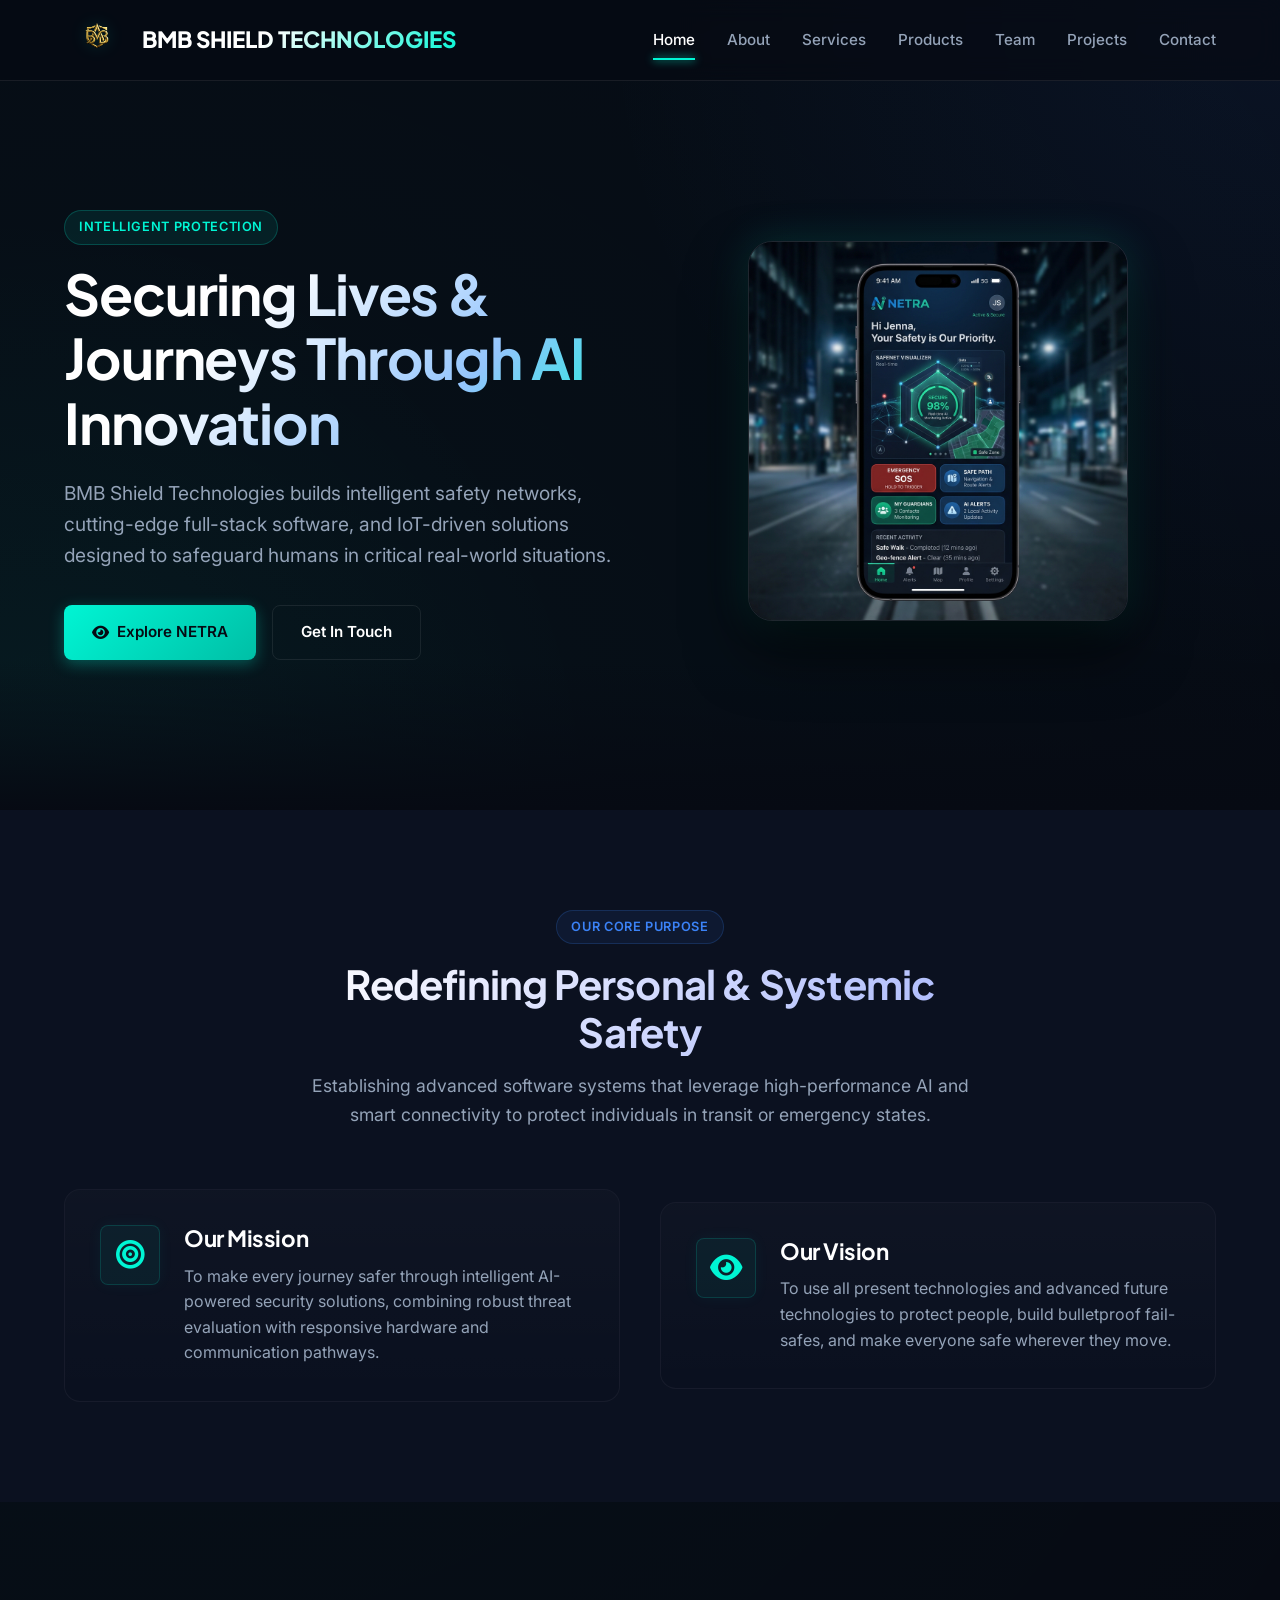
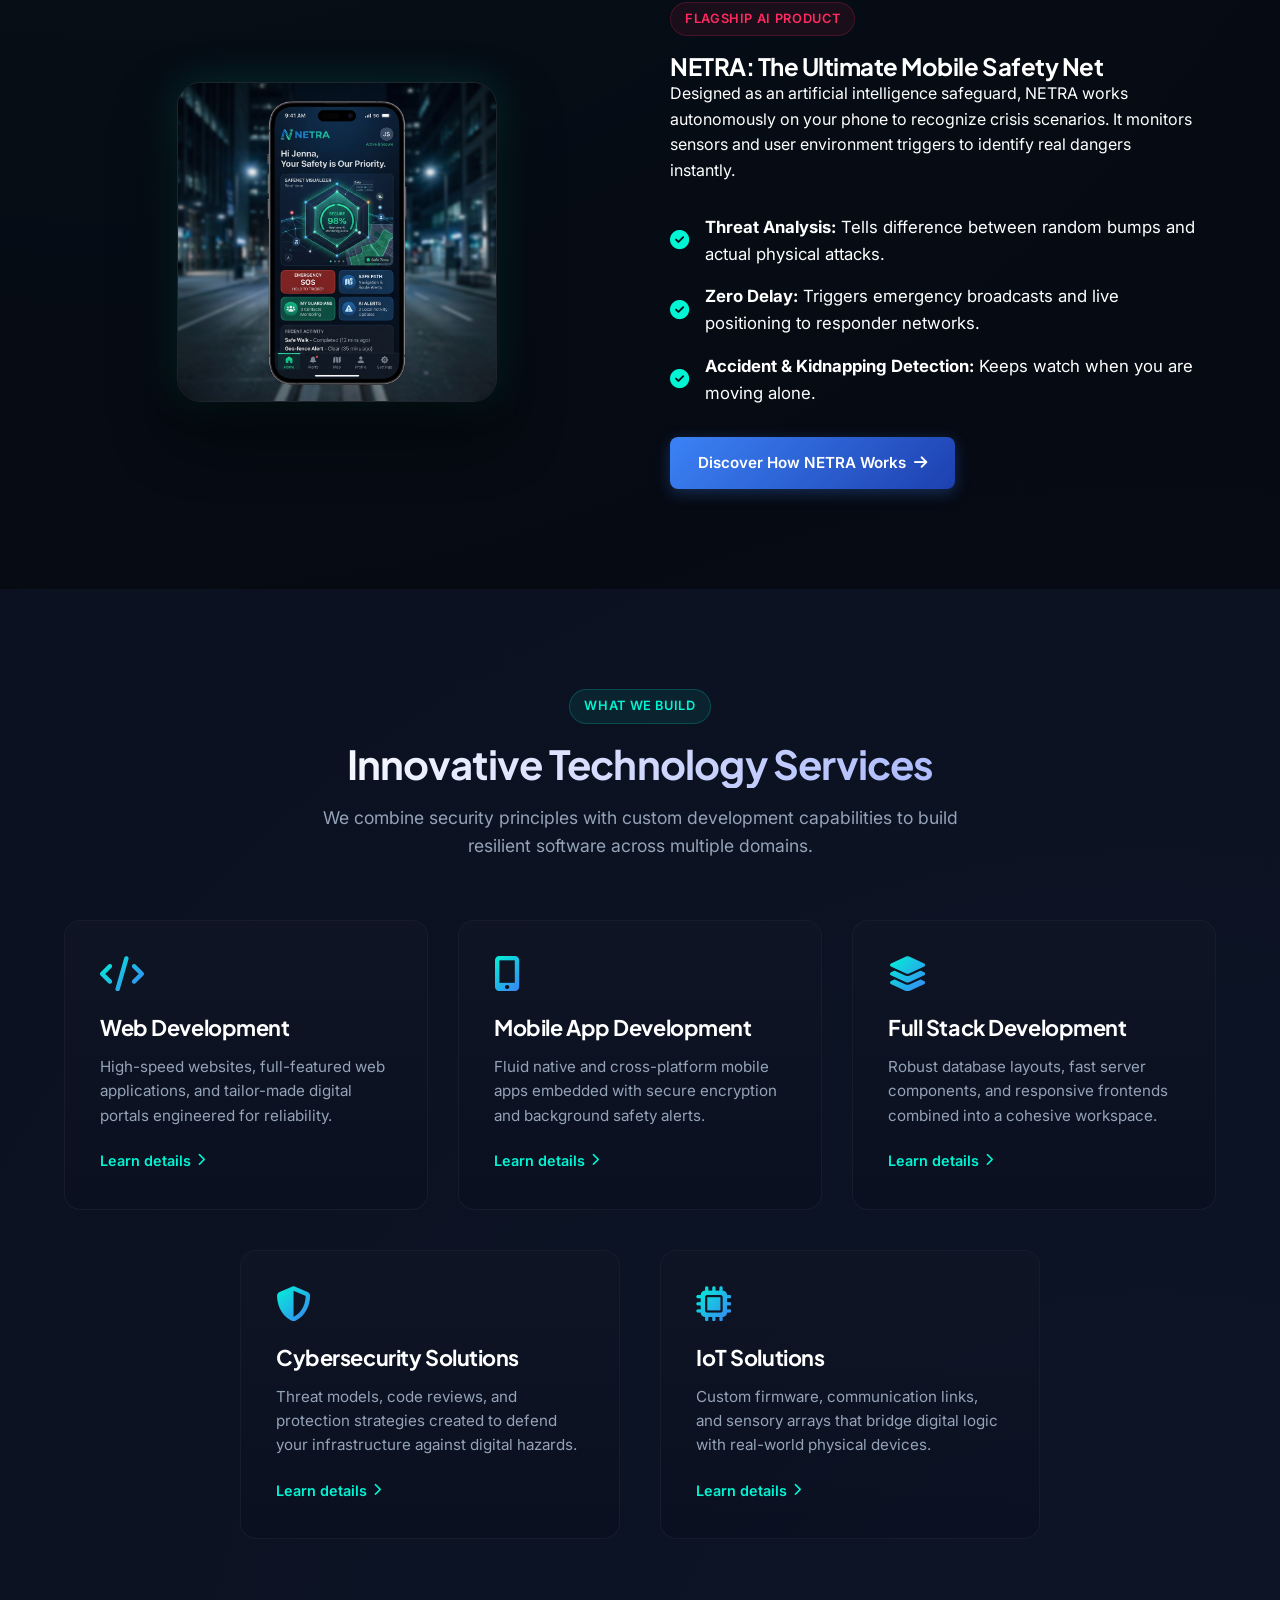
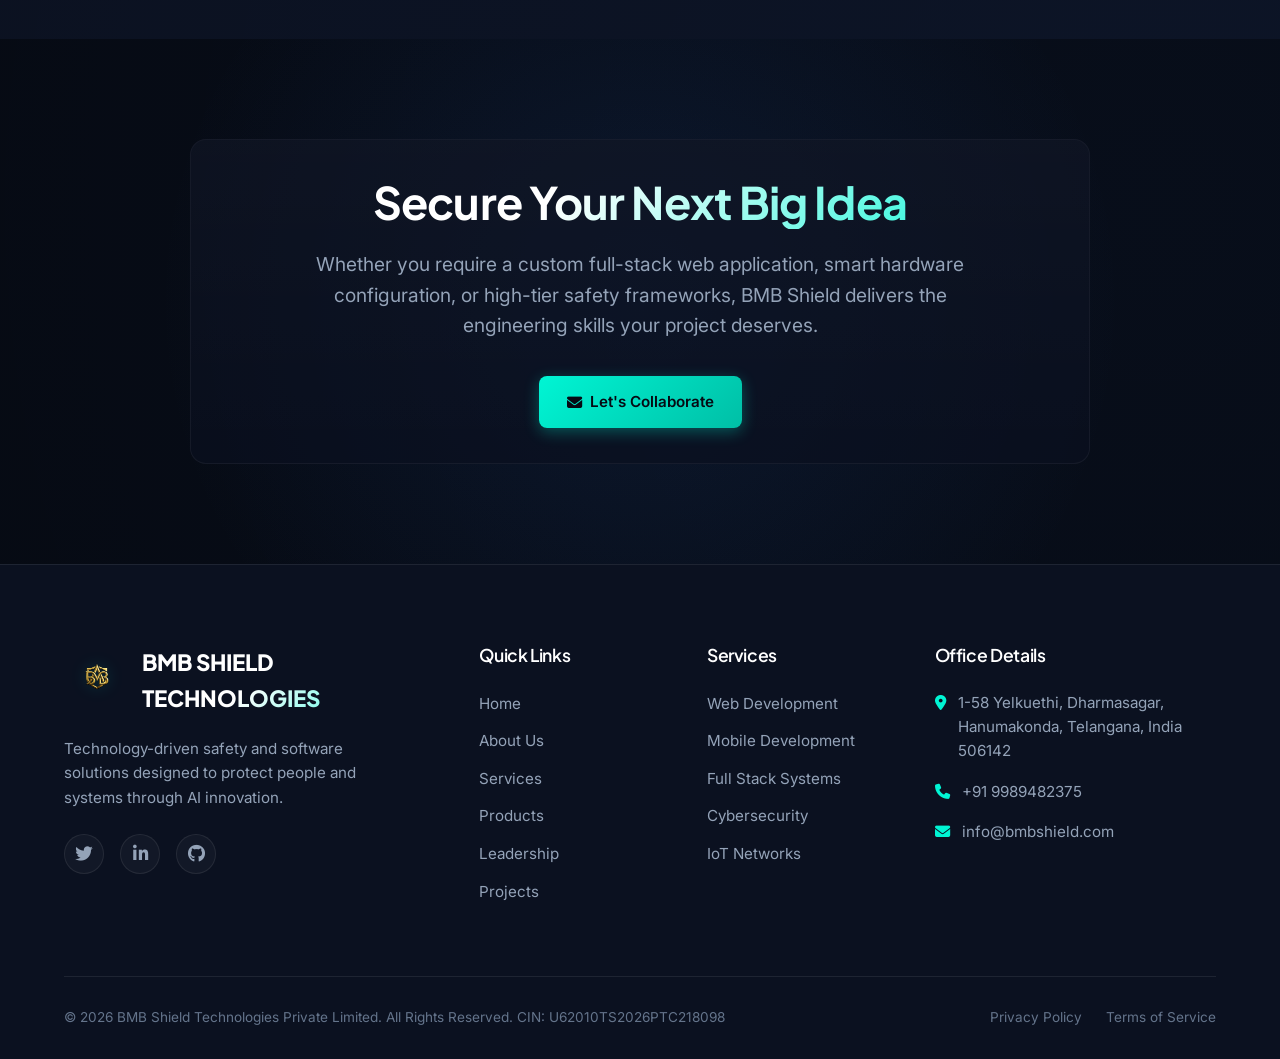
<file: index.html>
<!DOCTYPE html>
<html lang="en">
<head>
    <meta charset="UTF-8">
    <meta name="viewport" content="width=device-width, initial-scale=1.0">
    <meta name="google-site-verification" content="SA0U7SNawDMpwv_sza5V48P9pa1Le6KtLpUIT9LeUbE" />
    <meta name="google-site-verification" content="Z0o8Ggdfq9zwoRIUS8slbfGKDEAZu2QtlkrOJLXm9ag" />
    <title>BMB Shield Technologies | AI-Powered Safety & Security</title>
    <meta name="description" content="BMB Shield Technologies Private Limited specializes in safety, security, IoT solutions, and AI-powered protection services including NETRA personal safety mobile application.">
    <link rel="apple-touch-icon" sizes="180x180" href="apple-touch-icon.png">
<link rel="icon" type="image/png" sizes="32x32" href="favicon-32x32.png">
<link rel="icon" type="image/png" sizes="16x16" href="favicon-16x16.png">
<link rel="shortcut icon" href="favicon.ico">
<link rel="manifest" href="site.webmanifest">
    <!-- Google Fonts -->
    <link rel="preconnect" href="https://fonts.googleapis.com">
    <link rel="preconnect" href="https://fonts.gstatic.com" crossorigin>
    <!-- Font Awesome -->
    <link rel="stylesheet" href="https://cdnjs.cloudflare.com/ajax/libs/font-awesome/6.4.0/css/all.min.css">
    <!-- Custom CSS -->
    <link rel="stylesheet" href="style.css">
</head>
<body class="glow-bg">

    <!-- Sticky Navigation Header -->
    <header>
        <div class="container">
            <a href="index.html" class="logo">
                <img src="logo.png" alt="BMB Shield Technologies Logo">
                <span>BMB SHIELD TECHNOLOGIES</span>
            </a>
            <nav class="nav-menu" id="nav-menu">
                <a href="index.html" class="nav-link">Home</a>
                <a href="about.html" class="nav-link">About</a>
                <a href="services.html" class="nav-link">Services</a>
                <a href="products.html" class="nav-link">Products</a>
                <a href="team.html" class="nav-link">Team</a>
                <a href="projects.html" class="nav-link">Projects</a>
                <a href="contact.html" class="nav-link">Contact</a>
            </nav>
            <button class="menu-toggle" id="menu-toggle" aria-label="Toggle Menu">
                <span></span>
                <span></span>
                <span></span>
            </button>
        </div>
    </header>

    <!-- Hero Banner Section -->
    <section class="hero">
        <div class="container">
            <div class="grid-2">
                <div class="hero-content reveal">
                    <span class="badge badge-cyan">Intelligent Protection</span>
                    <h1>Securing Lives & Journeys Through AI Innovation</h1>
                    <p>BMB Shield Technologies builds intelligent safety networks, cutting-edge full-stack software, and IoT-driven solutions designed to safeguard humans in critical real-world situations.</p>
                    <div class="hero-actions">
                        <a href="products.html" class="btn btn-accent"><i class="fa-solid fa-eye"></i> Explore NETRA</a>
                        <a href="contact.html" class="btn btn-outline">Get In Touch</a>
                    </div>
                </div>
                <div class="hero-visual reveal reveal-delay-2">
                    <div class="mockup-wrapper">
                        <img src="netra_mockup.png" alt="NETRA Mobile App Mockup">
                        <div class="glow-circle"></div>
                    </div>
                </div>
            </div>
        </div>
    </section>

    <!-- Overview Section (Mission & Vision) -->
    <section class="home-overview section-padding">
        <div class="container">
            <div class="section-header reveal">
                <span class="badge badge-blue">Our Core Purpose</span>
                <h2>Redefining Personal & Systemic Safety</h2>
                <p>Establishing advanced software systems that leverage high-performance AI and smart connectivity to protect individuals in transit or emergency states.</p>
            </div>
            <div class="grid-2">
                <div class="glass-card overview-card reveal">
                    <div class="overview-icon">
                        <i class="fa-solid fa-bullseye"></i>
                    </div>
                    <div>
                        <h3>Our Mission</h3>
                        <p>To make every journey safer through intelligent AI-powered security solutions, combining robust threat evaluation with responsive hardware and communication pathways.</p>
                    </div>
                </div>
                <div class="glass-card overview-card reveal reveal-delay-1">
                    <div class="overview-icon">
                        <i class="fa-solid fa-eye"></i>
                    </div>
                    <div>
                        <h3>Our Vision</h3>
                        <p>To use all present technologies and advanced future technologies to protect people, build bulletproof fail-safes, and make everyone safe wherever they move.</p>
                    </div>
                </div>
            </div>
        </div>
    </section>

    <!-- Flagship Product Highlight (NETRA) -->
    <section class="home-product-highlight section-padding">
        <div class="container">
            <div class="grid-2">
                <div class="hero-visual reveal">
                    <div class="mockup-wrapper" style="max-width: 320px;">
                        <img src="netra_mockup.png" alt="NETRA Application Screen">
                        <div class="glow-circle" style="background: radial-gradient(circle, rgba(255, 42, 95, 0.08) 0%, transparent 70%);"></div>
                    </div>
                </div>
                <div class="product-highlight-content reveal reveal-delay-2">
                    <span class="badge badge-red">Flagship AI Product</span>
                    <h2>NETRA: The Ultimate Mobile Safety Net</h2>
                    <p>Designed as an artificial intelligence safeguard, NETRA works autonomously on your phone to recognize crisis scenarios. It monitors sensors and user environment triggers to identify real dangers instantly.</p>
                    
                    <div class="product-features-brief">
                        <div class="feature-brief-item">
                            <i class="fa-solid fa-circle-check"></i>
                            <span><strong>Threat Analysis:</strong> Tells difference between random bumps and actual physical attacks.</span>
                        </div>
                        <div class="feature-brief-item">
                            <i class="fa-solid fa-circle-check"></i>
                            <span><strong>Zero Delay:</strong> Triggers emergency broadcasts and live positioning to responder networks.</span>
                        </div>
                        <div class="feature-brief-item">
                            <i class="fa-solid fa-circle-check"></i>
                            <span><strong>Accident & Kidnapping Detection:</strong> Keeps watch when you are moving alone.</span>
                        </div>
                    </div>

                    <a href="products.html" class="btn btn-primary">Discover How NETRA Works <i class="fa-solid fa-arrow-right"></i></a>
                </div>
            </div>
        </div>
    </section>

    <!-- Services Overview -->
    <section class="home-services section-padding">
        <div class="container">
            <div class="section-header reveal">
                <span class="badge badge-cyan">What We Build</span>
                <h2>Innovative Technology Services</h2>
                <p>We combine security principles with custom development capabilities to build resilient software across multiple domains.</p>
            </div>
            
            <div class="grid-3" style="margin-bottom: 40px;">
                <div class="glass-card service-home-card reveal">
                    <i class="fa-solid fa-code"></i>
                    <h3>Web Development</h3>
                    <p>High-speed websites, full-featured web applications, and tailor-made digital portals engineered for reliability.</p>
                    <a href="services.html" class="service-learn-more">Learn details <i class="fa-solid fa-chevron-right"></i></a>
                </div>
                <div class="glass-card service-home-card reveal reveal-delay-1">
                    <i class="fa-solid fa-mobile-screen-button"></i>
                    <h3>Mobile App Development</h3>
                    <p>Fluid native and cross-platform mobile apps embedded with secure encryption and background safety alerts.</p>
                    <a href="services.html" class="service-learn-more">Learn details <i class="fa-solid fa-chevron-right"></i></a>
                </div>
                <div class="glass-card service-home-card reveal reveal-delay-2">
                    <i class="fa-solid fa-layer-group"></i>
                    <h3>Full Stack Development</h3>
                    <p>Robust database layouts, fast server components, and responsive frontends combined into a cohesive workspace.</p>
                    <a href="services.html" class="service-learn-more">Learn details <i class="fa-solid fa-chevron-right"></i></a>
                </div>
            </div>

            <div class="grid-2" style="max-width: 800px; margin: 0 auto;">
                <div class="glass-card service-home-card reveal">
                    <i class="fa-solid fa-shield-halved"></i>
                    <h3>Cybersecurity Solutions</h3>
                    <p>Threat models, code reviews, and protection strategies created to defend your infrastructure against digital hazards.</p>
                    <a href="services.html" class="service-learn-more">Learn details <i class="fa-solid fa-chevron-right"></i></a>
                </div>
                <div class="glass-card service-home-card reveal reveal-delay-1">
                    <i class="fa-solid fa-microchip"></i>
                    <h3>IoT Solutions</h3>
                    <p>Custom firmware, communication links, and sensory arrays that bridge digital logic with real-world physical devices.</p>
                    <a href="services.html" class="service-learn-more">Learn details <i class="fa-solid fa-chevron-right"></i></a>
                </div>
            </div>
        </div>
    </section>

    <!-- Call to Action Banner -->
    <section class="home-cta-section section-padding">
        <div class="container">
            <div class="glass-card home-cta-card reveal">
                <h2>Secure Your Next Big Idea</h2>
                <p>Whether you require a custom full-stack web application, smart hardware configuration, or high-tier safety frameworks, BMB Shield delivers the engineering skills your project deserves.</p>
                <a href="contact.html" class="btn btn-accent"><i class="fa-solid fa-envelope"></i> Let's Collaborate</a>
            </div>
        </div>
    </section>

    <!-- Footer Section -->
    <footer>
        <div class="container">
            <div class="footer-grid">
                <div class="footer-brand">
                    <a href="index.html" class="logo">
                        <img src="logo.png" alt="BMB Shield Technologies Logo">
                        <span>BMB SHIELD TECHNOLOGIES</span>
                    </a>
                    <p>Technology-driven safety and software solutions designed to protect people and systems through AI innovation.</p>
                    <div class="social-links">
                        <a href="#" class="social-icon" aria-label="Twitter"><i class="fa-brands fa-twitter"></i></a>
                        <a href="#" class="social-icon" aria-label="LinkedIn"><i class="fa-brands fa-linkedin-in"></i></a>
                        <a href="#" class="social-icon" aria-label="GitHub"><i class="fa-brands fa-github"></i></a>
                    </div>
                </div>
                <div>
                    <h3 class="footer-heading">Quick Links</h3>
                    <ul class="footer-links">
                        <li><a href="index.html">Home</a></li>
                        <li><a href="about.html">About Us</a></li>
                        <li><a href="services.html">Services</a></li>
                        <li><a href="products.html">Products</a></li>
                        <li><a href="team.html">Leadership</a></li>
                        <li><a href="projects.html">Projects</a></li>
                    </ul>
                </div>
                <div>
                    <h3 class="footer-heading">Services</h3>
                    <ul class="footer-links">
                        <li><a href="services.html">Web Development</a></li>
                        <li><a href="services.html">Mobile Development</a></li>
                        <li><a href="services.html">Full Stack Systems</a></li>
                        <li><a href="services.html">Cybersecurity</a></li>
                        <li><a href="services.html">IoT Networks</a></li>
                    </ul>
                </div>
                <div>
                    <h3 class="footer-heading">Office Details</h3>
                    <ul class="footer-contact">
                        <li>
                            <i class="fa-solid fa-location-dot"></i>
                            <span>1-58 Yelkuethi, Dharmasagar, Hanumakonda, Telangana, India 506142</span>
                        </li>
                        <li>
                            <i class="fa-solid fa-phone"></i>
                            <span>+91 9989482375</span>
                        </li>
                        <li>
                            <i class="fa-solid fa-envelope"></i>
                            <span>info@bmbshield.com</span>
                        </li>
                    </ul>
                </div>
            </div>
            <div class="footer-bottom">
                <div>
                    <p>&copy; 2026 BMB Shield Technologies Private Limited. All Rights Reserved. CIN: U62010TS2026PTC218098</p>
                </div>
                <div class="footer-bottom-links">
                    <a href="#">Privacy Policy</a>
                    <a href="#">Terms of Service</a>
                </div>
            </div>
        </div>
    </footer>

    <!-- Custom JS -->
    <script src="script.js"></script>
</body>
</html>
</file>
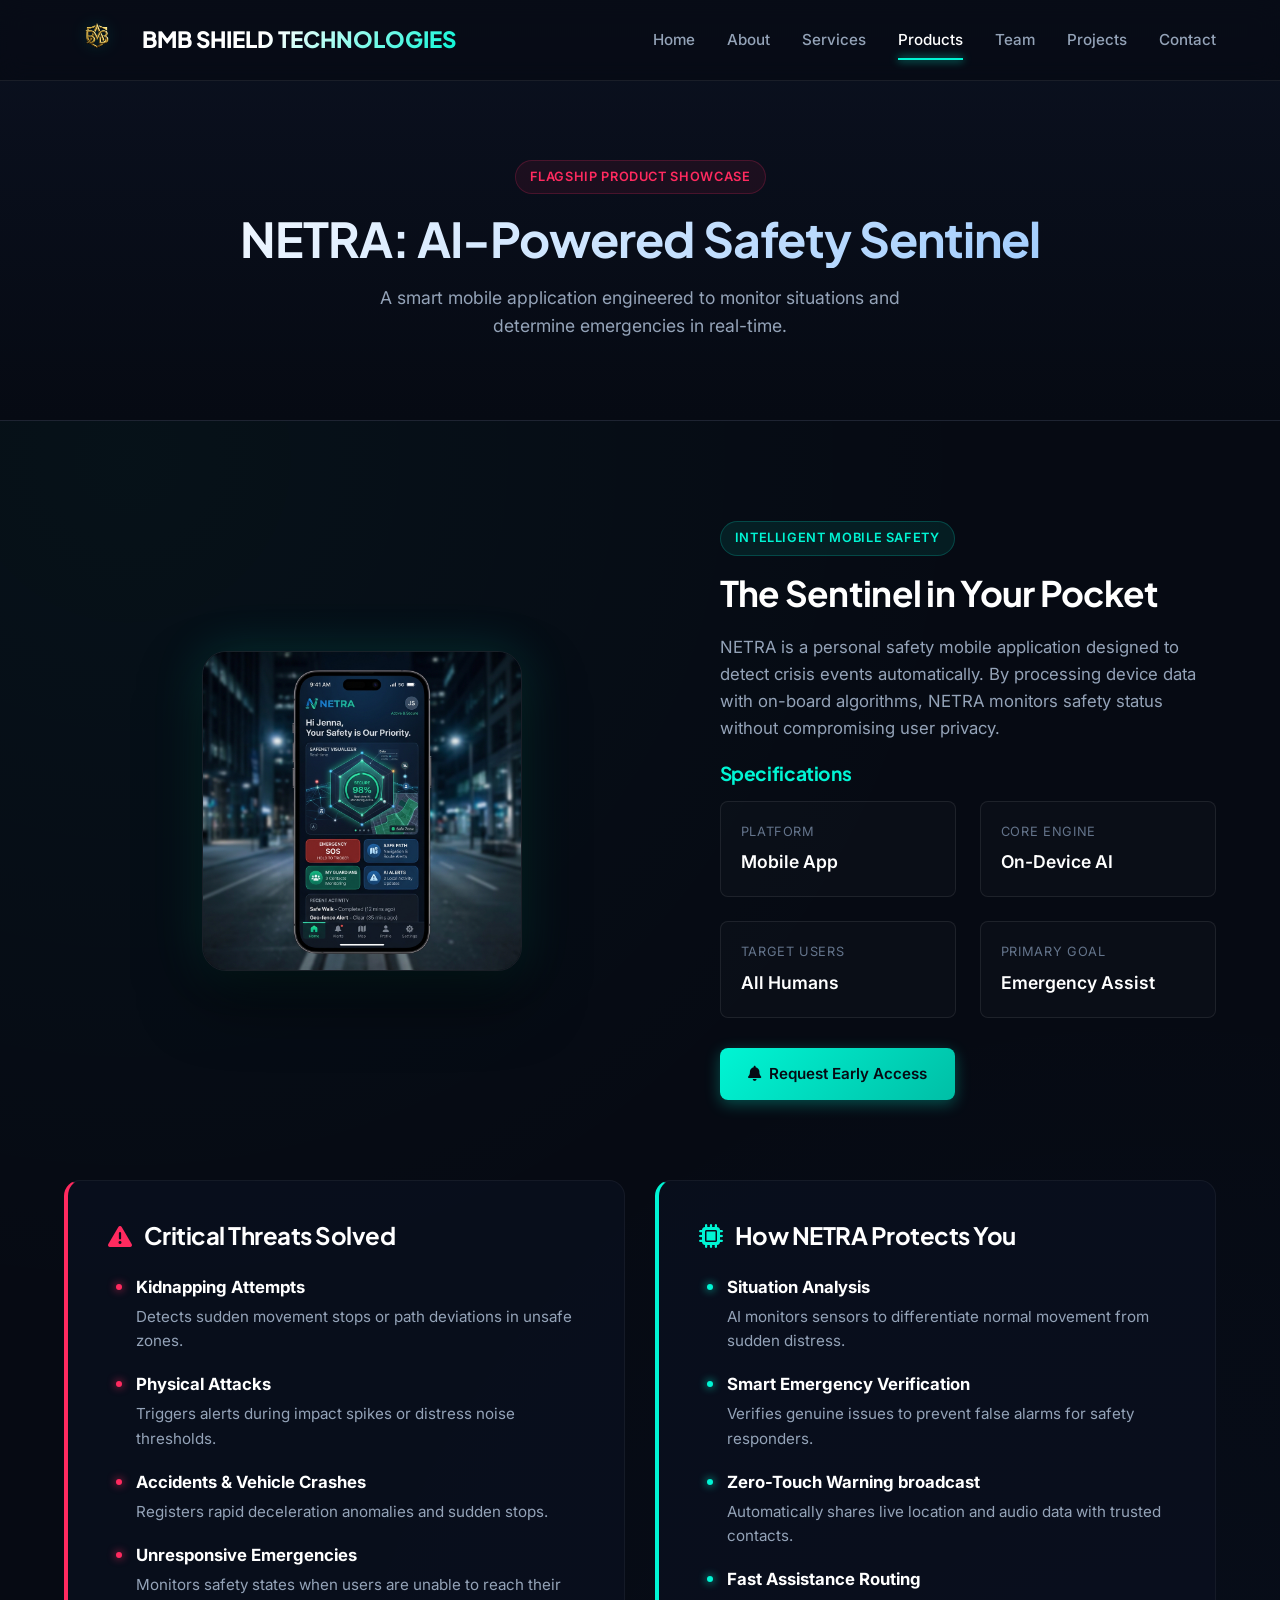
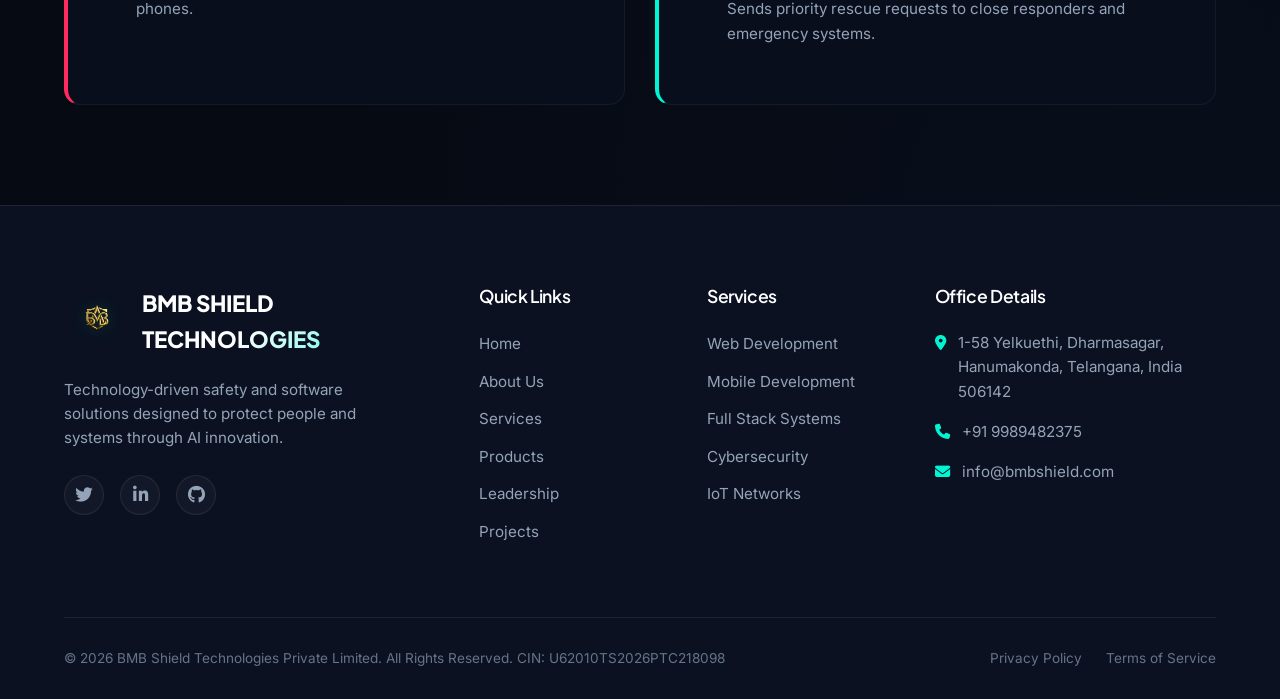
<file: products.html>
<!DOCTYPE html>
<html lang="en">
<head>
    <meta charset="UTF-8">
    <meta name="viewport" content="width=device-width, initial-scale=1.0">
    <title>Products | BMB Shield Technologies</title>
    <meta name="description" content="Explore NETRA, the AI-powered personal safety mobile application designed to protect humans during emergencies like kidnapping, assaults, and accidents.">
    <link rel="apple-touch-icon" sizes="180x180" href="apple-touch-icon.png">
<link rel="icon" type="image/png" sizes="32x32" href="favicon-32x32.png">
<link rel="icon" type="image/png" sizes="16x16" href="favicon-16x16.png">
<link rel="shortcut icon" href="favicon.ico">
<link rel="manifest" href="site.webmanifest">
    <!-- Google Fonts -->
    <link rel="preconnect" href="https://fonts.googleapis.com">
    <link rel="preconnect" href="https://fonts.gstatic.com" crossorigin>
    <!-- Font Awesome -->
    <link rel="stylesheet" href="https://cdnjs.cloudflare.com/ajax/libs/font-awesome/6.4.0/css/all.min.css">
    <!-- Custom CSS -->
    <link rel="stylesheet" href="style.css">
</head>
<body class="glow-bg">

    <!-- Sticky Navigation Header -->
    <header>
        <div class="container">
            <a href="index.html" class="logo">
                <img src="logo.png" alt="BMB Shield Technologies Logo">
                <span>BMB SHIELD TECHNOLOGIES</span>
            </a>
            <nav class="nav-menu" id="nav-menu">
                <a href="index.html" class="nav-link">Home</a>
                <a href="about.html" class="nav-link">About</a>
                <a href="services.html" class="nav-link">Services</a>
                <a href="products.html" class="nav-link">Products</a>
                <a href="team.html" class="nav-link">Team</a>
                <a href="projects.html" class="nav-link">Projects</a>
                <a href="contact.html" class="nav-link">Contact</a>
            </nav>
            <button class="menu-toggle" id="menu-toggle" aria-label="Toggle Menu">
                <span></span>
                <span></span>
                <span></span>
            </button>
        </div>
    </header>

    <!-- Page Hero Banner -->
    <section class="page-hero">
        <div class="container reveal">
            <span class="badge badge-red">Flagship Product Showcase</span>
            <h1>NETRA: AI-Powered Safety Sentinel</h1>
            <p>A smart mobile application engineered to monitor situations and determine emergencies in real-time.</p>
        </div>
    </section>

    <!-- Product Overview & Spec Section -->
    <section class="product-overview-section section-padding">
        <div class="container">
            <div class="product-overview-grid">
                <div class="product-mockup-wrapper reveal">
                    <img src="netra_mockup.png" alt="NETRA Mobile Application Screen">
                    <div class="glow-circle" style="background: radial-gradient(circle, rgba(0, 245, 212, 0.1) 0%, transparent 70%);"></div>
                </div>
                <div class="reveal reveal-delay-2">
                    <span class="badge badge-cyan">Intelligent Mobile Safety</span>
                    <h2 style="font-size: 2.2rem; margin-bottom: 20px;">The Sentinel in Your Pocket</h2>
                    <p style="color: var(--text-secondary); margin-bottom: 20px; font-size: 1.05rem;">NETRA is a personal safety mobile application designed to detect crisis events automatically. By processing device data with on-board algorithms, NETRA monitors safety status without compromising user privacy.</p>
                    
                    <h3 style="font-size: 1.2rem; margin-bottom: 16px; color: var(--accent-primary);">Specifications</h3>
                    <div class="corporate-meta-board" style="grid-template-columns: 1fr 1fr; margin-top: 0; margin-bottom: 30px;">
                        <div class="meta-item">
                            <div class="meta-label">Platform</div>
                            <div class="meta-value">Mobile App</div>
                        </div>
                        <div class="meta-item">
                            <div class="meta-label">Core Engine</div>
                            <div class="meta-value">On-Device AI</div>
                        </div>
                        <div class="meta-item">
                            <div class="meta-label">Target Users</div>
                            <div class="meta-value">All Humans</div>
                        </div>
                        <div class="meta-item">
                            <div class="meta-label">Primary Goal</div>
                            <div class="meta-value">Emergency Assist</div>
                        </div>
                    </div>

                    <a href="contact.html" class="btn btn-accent"><i class="fa-solid fa-bell"></i> Request Early Access</a>
                </div>
            </div>

            <!-- Problem / Solution Segment -->
            <div class="problem-solution-box reveal">
                <div class="problem-solution-grid">
                    <!-- Problem side -->
                    <div class="split-card split-card-problem">
                        <h3><i class="fa-solid fa-triangle-exclamation"></i> Critical Threats Solved</h3>
                        <ul class="split-card-list">
                            <li>
                                <strong>Kidnapping Attempts</strong>
                                <span>Detects sudden movement stops or path deviations in unsafe zones.</span>
                            </li>
                            <li>
                                <strong>Physical Attacks</strong>
                                <span>Triggers alerts during impact spikes or distress noise thresholds.</span>
                            </li>
                            <li>
                                <strong>Accidents & Vehicle Crashes</strong>
                                <span>Registers rapid deceleration anomalies and sudden stops.</span>
                            </li>
                            <li>
                                <strong>Unresponsive Emergencies</strong>
                                <span>Monitors safety states when users are unable to reach their phones.</span>
                            </li>
                        </ul>
                    </div>

                    <!-- Solution side -->
                    <div class="split-card split-card-solution">
                        <h3><i class="fa-solid fa-microchip"></i> How NETRA Protects You</h3>
                        <ul class="split-card-list">
                            <li>
                                <strong>Situation Analysis</strong>
                                <span>AI monitors sensors to differentiate normal movement from sudden distress.</span>
                            </li>
                            <li>
                                <strong>Smart Emergency Verification</strong>
                                <span>Verifies genuine issues to prevent false alarms for safety responders.</span>
                            </li>
                            <li>
                                <strong>Zero-Touch Warning broadcast</strong>
                                <span>Automatically shares live location and audio data with trusted contacts.</span>
                            </li>
                            <li>
                                <strong>Fast Assistance Routing</strong>
                                <span>Sends priority rescue requests to close responders and emergency systems.</span>
                            </li>
                        </ul>
                    </div>
                </div>
            </div>
        </div>
    </section>

    <!-- Footer Section -->
    <footer>
        <div class="container">
            <div class="footer-grid">
                <div class="footer-brand">
                    <a href="index.html" class="logo">
                        <img src="logo.png" alt="BMB Shield Technologies Logo">
                        <span>BMB SHIELD TECHNOLOGIES</span>
                    </a>
                    <p>Technology-driven safety and software solutions designed to protect people and systems through AI innovation.</p>
                    <div class="social-links">
                        <a href="#" class="social-icon" aria-label="Twitter"><i class="fa-brands fa-twitter"></i></a>
                        <a href="#" class="social-icon" aria-label="LinkedIn"><i class="fa-brands fa-linkedin-in"></i></a>
                        <a href="#" class="social-icon" aria-label="GitHub"><i class="fa-brands fa-github"></i></a>
                    </div>
                </div>
                <div>
                    <h3 class="footer-heading">Quick Links</h3>
                    <ul class="footer-links">
                        <li><a href="index.html">Home</a></li>
                        <li><a href="about.html">About Us</a></li>
                        <li><a href="services.html">Services</a></li>
                        <li><a href="products.html">Products</a></li>
                        <li><a href="team.html">Leadership</a></li>
                        <li><a href="projects.html">Projects</a></li>
                    </ul>
                </div>
                <div>
                    <h3 class="footer-heading">Services</h3>
                    <ul class="footer-links">
                        <li><a href="services.html">Web Development</a></li>
                        <li><a href="services.html">Mobile Development</a></li>
                        <li><a href="services.html">Full Stack Systems</a></li>
                        <li><a href="services.html">Cybersecurity</a></li>
                        <li><a href="services.html">IoT Networks</a></li>
                    </ul>
                </div>
                <div>
                    <h3 class="footer-heading">Office Details</h3>
                    <ul class="footer-contact">
                        <li>
                            <i class="fa-solid fa-location-dot"></i>
                            <span>1-58 Yelkuethi, Dharmasagar, Hanumakonda, Telangana, India 506142</span>
                        </li>
                        <li>
                            <i class="fa-solid fa-phone"></i>
                            <span>+91 9989482375</span>
                        </li>
                        <li>
                            <i class="fa-solid fa-envelope"></i>
                            <span>info@bmbshield.com</span>
                        </li>
                    </ul>
                </div>
            </div>
            <div class="footer-bottom">
                <div>
                    <p>&copy; 2026 BMB Shield Technologies Private Limited. All Rights Reserved. CIN: U62010TS2026PTC218098</p>
                </div>
                <div class="footer-bottom-links">
                    <a href="#">Privacy Policy</a>
                    <a href="#">Terms of Service</a>
                </div>
            </div>
        </div>
    </footer>

    <!-- Custom JS -->
    <script src="script.js"></script>
</body>
</html>
</file>
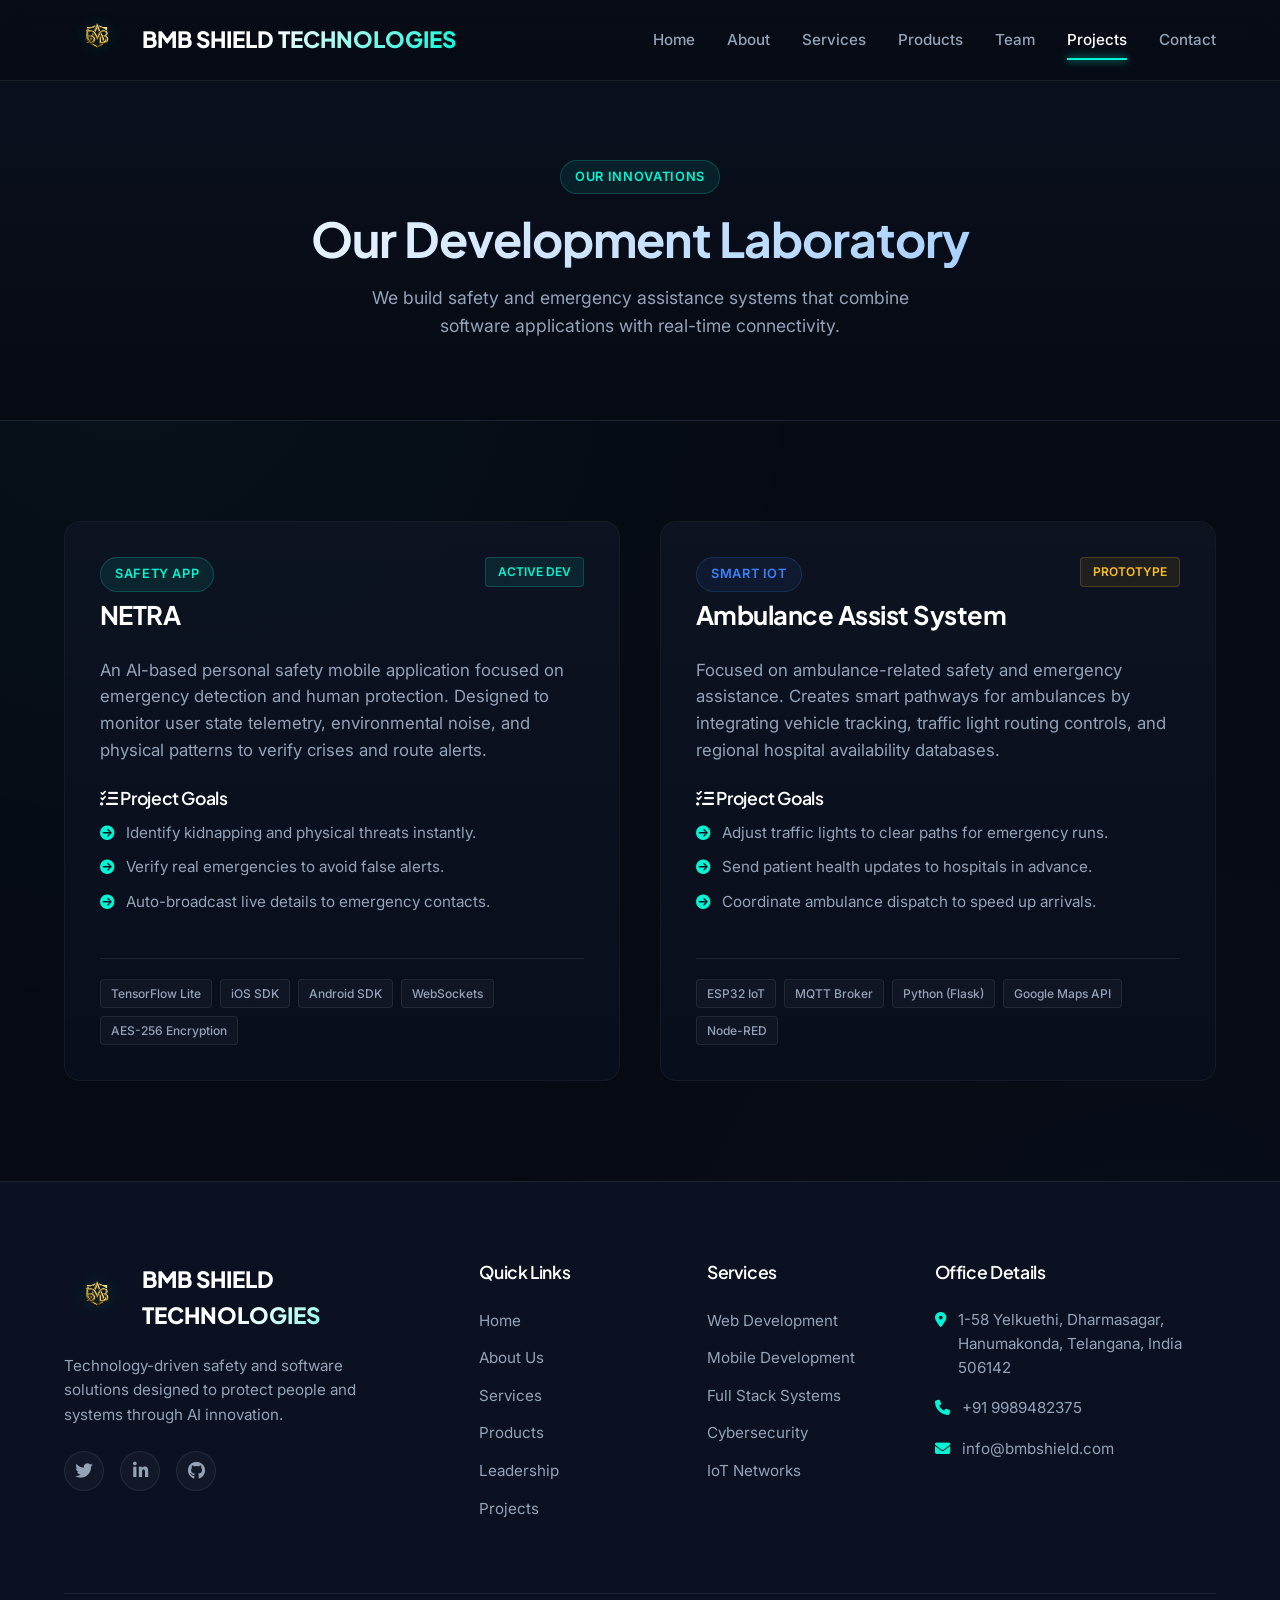
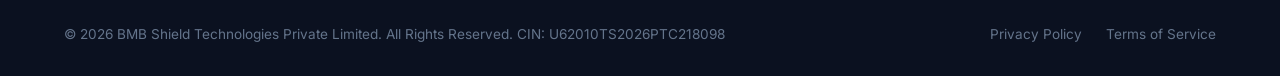
<file: projects.html>
<!DOCTYPE html>
<html lang="en">
<head>
    <meta charset="UTF-8">
    <meta name="viewport" content="width=device-width, initial-scale=1.0">
    <title>Projects | BMB Shield Technologies</title>
    <meta name="description" content="Discover BMB Shield Technologies projects: NETRA personal safety mobile app and our Ambulance-based smart emergency routing solution.">
    <link rel="apple-touch-icon" sizes="180x180" href="apple-touch-icon.png">
<link rel="icon" type="image/png" sizes="32x32" href="favicon-32x32.png">
<link rel="icon" type="image/png" sizes="16x16" href="favicon-16x16.png">
<link rel="shortcut icon" href="favicon.ico">
<link rel="manifest" href="site.webmanifest">
    <!-- Google Fonts -->
    <link rel="preconnect" href="https://fonts.googleapis.com">
    <link rel="preconnect" href="https://fonts.gstatic.com" crossorigin>
    <!-- Font Awesome -->
    <link rel="stylesheet" href="https://cdnjs.cloudflare.com/ajax/libs/font-awesome/6.4.0/css/all.min.css">
    <!-- Custom CSS -->
    <link rel="stylesheet" href="style.css">
</head>
<body class="glow-bg">

    <!-- Sticky Navigation Header -->
    <header>
        <div class="container">
            <a href="index.html" class="logo">
                <img src="logo.png" alt="BMB Shield Technologies Logo">
                <span>BMB SHIELD TECHNOLOGIES</span>
            </a>
            <nav class="nav-menu" id="nav-menu">
                <a href="index.html" class="nav-link">Home</a>
                <a href="about.html" class="nav-link">About</a>
                <a href="services.html" class="nav-link">Services</a>
                <a href="products.html" class="nav-link">Products</a>
                <a href="team.html" class="nav-link">Team</a>
                <a href="projects.html" class="nav-link">Projects</a>
                <a href="contact.html" class="nav-link">Contact</a>
            </nav>
            <button class="menu-toggle" id="menu-toggle" aria-label="Toggle Menu">
                <span></span>
                <span></span>
                <span></span>
            </button>
        </div>
    </header>

    <!-- Page Hero Banner -->
    <section class="page-hero">
        <div class="container reveal">
            <span class="badge badge-cyan">Our Innovations</span>
            <h1>Our Development Laboratory</h1>
            <p>We build safety and emergency assistance systems that combine software applications with real-time connectivity.</p>
        </div>
    </section>

    <!-- Projects Detailed Grid Section -->
    <section class="section-padding">
        <div class="container">
            <div class="projects-grid-page">
                
                <!-- Project 1: NETRA -->
                <div class="glass-card project-card-detail reveal">
                    <div>
                        <div class="project-header-row">
                            <div class="project-title-box">
                                <span class="badge badge-cyan" style="margin-bottom: 8px;">Safety App</span>
                                <h3>NETRA</h3>
                            </div>
                            <span class="project-status status-active">Active Dev</span>
                        </div>
                        <p class="project-desc-detail">An AI-based personal safety mobile application focused on emergency detection and human protection. Designed to monitor user state telemetry, environmental noise, and physical patterns to verify crises and route alerts.</p>
                        
                        <div class="project-goals">
                            <h4 class="project-section-subheading"><i class="fa-solid fa-list-check"></i> Project Goals</h4>
                            <ul class="project-goals-list">
                                <li><i class="fa-solid fa-circle-arrow-right"></i> Identify kidnapping and physical threats instantly.</li>
                                <li><i class="fa-solid fa-circle-arrow-right"></i> Verify real emergencies to avoid false alerts.</li>
                                <li><i class="fa-solid fa-circle-arrow-right"></i> Auto-broadcast live details to emergency contacts.</li>
                            </ul>
                        </div>
                    </div>
                    <div class="project-tech-stack">
                        <span class="focus-tag">TensorFlow Lite</span>
                        <span class="focus-tag">iOS SDK</span>
                        <span class="focus-tag">Android SDK</span>
                        <span class="focus-tag">WebSockets</span>
                        <span class="focus-tag">AES-256 Encryption</span>
                    </div>
                </div>

                <!-- Project 2: Ambulance-Based Project -->
                <div class="glass-card project-card-detail reveal reveal-delay-2">
                    <div>
                        <div class="project-header-row">
                            <div class="project-title-box">
                                <span class="badge badge-blue" style="margin-bottom: 8px;">Smart IoT</span>
                                <h3>Ambulance Assist System</h3>
                            </div>
                            <span class="project-status status-development">Prototype</span>
                        </div>
                        <p class="project-desc-detail">Focused on ambulance-related safety and emergency assistance. Creates smart pathways for ambulances by integrating vehicle tracking, traffic light routing controls, and regional hospital availability databases.</p>
                        
                        <div class="project-goals">
                            <h4 class="project-section-subheading"><i class="fa-solid fa-list-check"></i> Project Goals</h4>
                            <ul class="project-goals-list">
                                <li><i class="fa-solid fa-circle-arrow-right"></i> Adjust traffic lights to clear paths for emergency runs.</li>
                                <li><i class="fa-solid fa-circle-arrow-right"></i> Send patient health updates to hospitals in advance.</li>
                                <li><i class="fa-solid fa-circle-arrow-right"></i> Coordinate ambulance dispatch to speed up arrivals.</li>
                            </ul>
                        </div>
                    </div>
                    <div class="project-tech-stack">
                        <span class="focus-tag">ESP32 IoT</span>
                        <span class="focus-tag">MQTT Broker</span>
                        <span class="focus-tag">Python (Flask)</span>
                        <span class="focus-tag">Google Maps API</span>
                        <span class="focus-tag">Node-RED</span>
                    </div>
                </div>

            </div>
        </div>
    </section>

    <!-- Footer Section -->
    <footer>
        <div class="container">
            <div class="footer-grid">
                <div class="footer-brand">
                    <a href="index.html" class="logo">
                        <img src="logo.png" alt="BMB Shield Technologies Logo">
                        <span>BMB SHIELD TECHNOLOGIES</span>
                    </a>
                    <p>Technology-driven safety and software solutions designed to protect people and systems through AI innovation.</p>
                    <div class="social-links">
                        <a href="#" class="social-icon" aria-label="Twitter"><i class="fa-brands fa-twitter"></i></a>
                        <a href="#" class="social-icon" aria-label="LinkedIn"><i class="fa-brands fa-linkedin-in"></i></a>
                        <a href="#" class="social-icon" aria-label="GitHub"><i class="fa-brands fa-github"></i></a>
                    </div>
                </div>
                <div>
                    <h3 class="footer-heading">Quick Links</h3>
                    <ul class="footer-links">
                        <li><a href="index.html">Home</a></li>
                        <li><a href="about.html">About Us</a></li>
                        <li><a href="services.html">Services</a></li>
                        <li><a href="products.html">Products</a></li>
                        <li><a href="team.html">Leadership</a></li>
                        <li><a href="projects.html">Projects</a></li>
                    </ul>
                </div>
                <div>
                    <h3 class="footer-heading">Services</h3>
                    <ul class="footer-links">
                        <li><a href="services.html">Web Development</a></li>
                        <li><a href="services.html">Mobile Development</a></li>
                        <li><a href="services.html">Full Stack Systems</a></li>
                        <li><a href="services.html">Cybersecurity</a></li>
                        <li><a href="services.html">IoT Networks</a></li>
                    </ul>
                </div>
                <div>
                    <h3 class="footer-heading">Office Details</h3>
                    <ul class="footer-contact">
                        <li>
                            <i class="fa-solid fa-location-dot"></i>
                            <span>1-58 Yelkuethi, Dharmasagar, Hanumakonda, Telangana, India 506142</span>
                        </li>
                        <li>
                            <i class="fa-solid fa-phone"></i>
                            <span>+91 9989482375</span>
                        </li>
                        <li>
                            <i class="fa-solid fa-envelope"></i>
                            <span>info@bmbshield.com</span>
                        </li>
                    </ul>
                </div>
            </div>
            <div class="footer-bottom">
                <div>
                    <p>&copy; 2026 BMB Shield Technologies Private Limited. All Rights Reserved. CIN: U62010TS2026PTC218098</p>
                </div>
                <div class="footer-bottom-links">
                    <a href="#">Privacy Policy</a>
                    <a href="#">Terms of Service</a>
                </div>
            </div>
        </div>
    </footer>

    <!-- Custom JS -->
    <script src="script.js"></script>
</body>
</html>
</file>
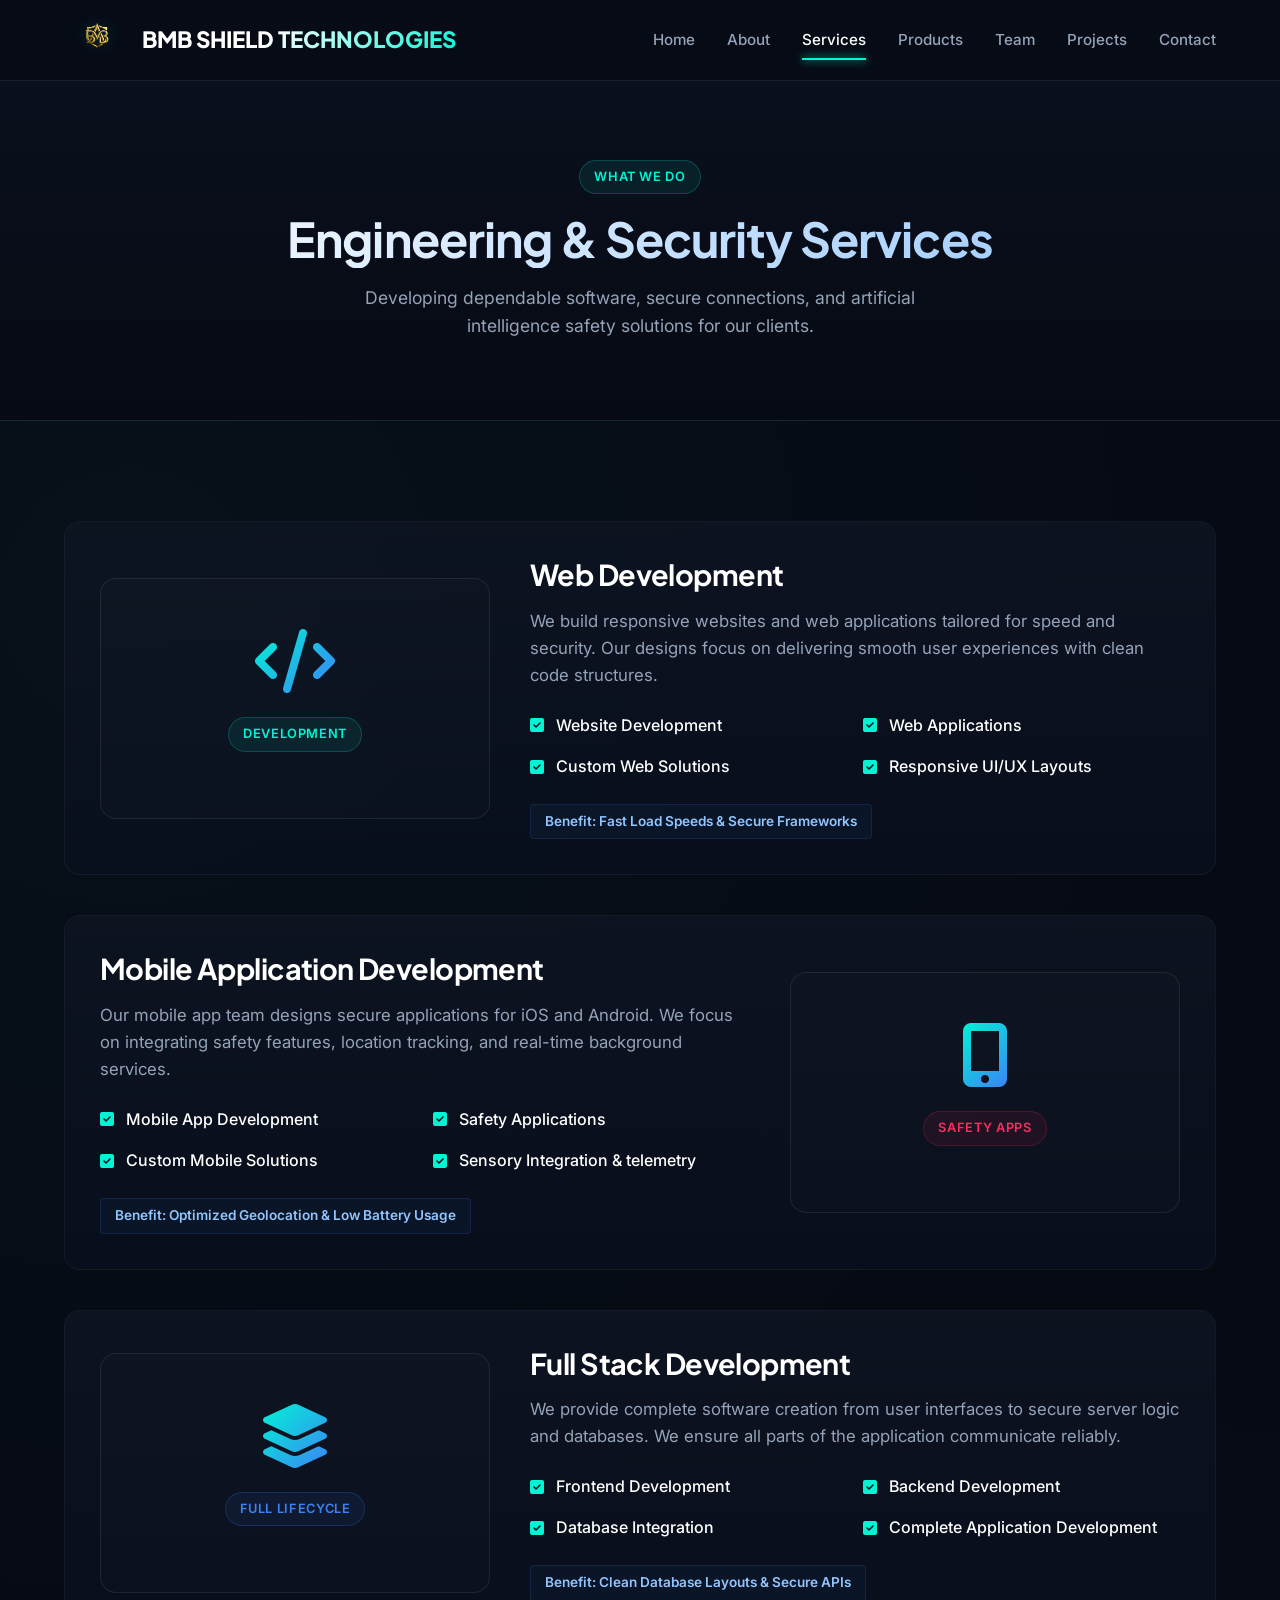
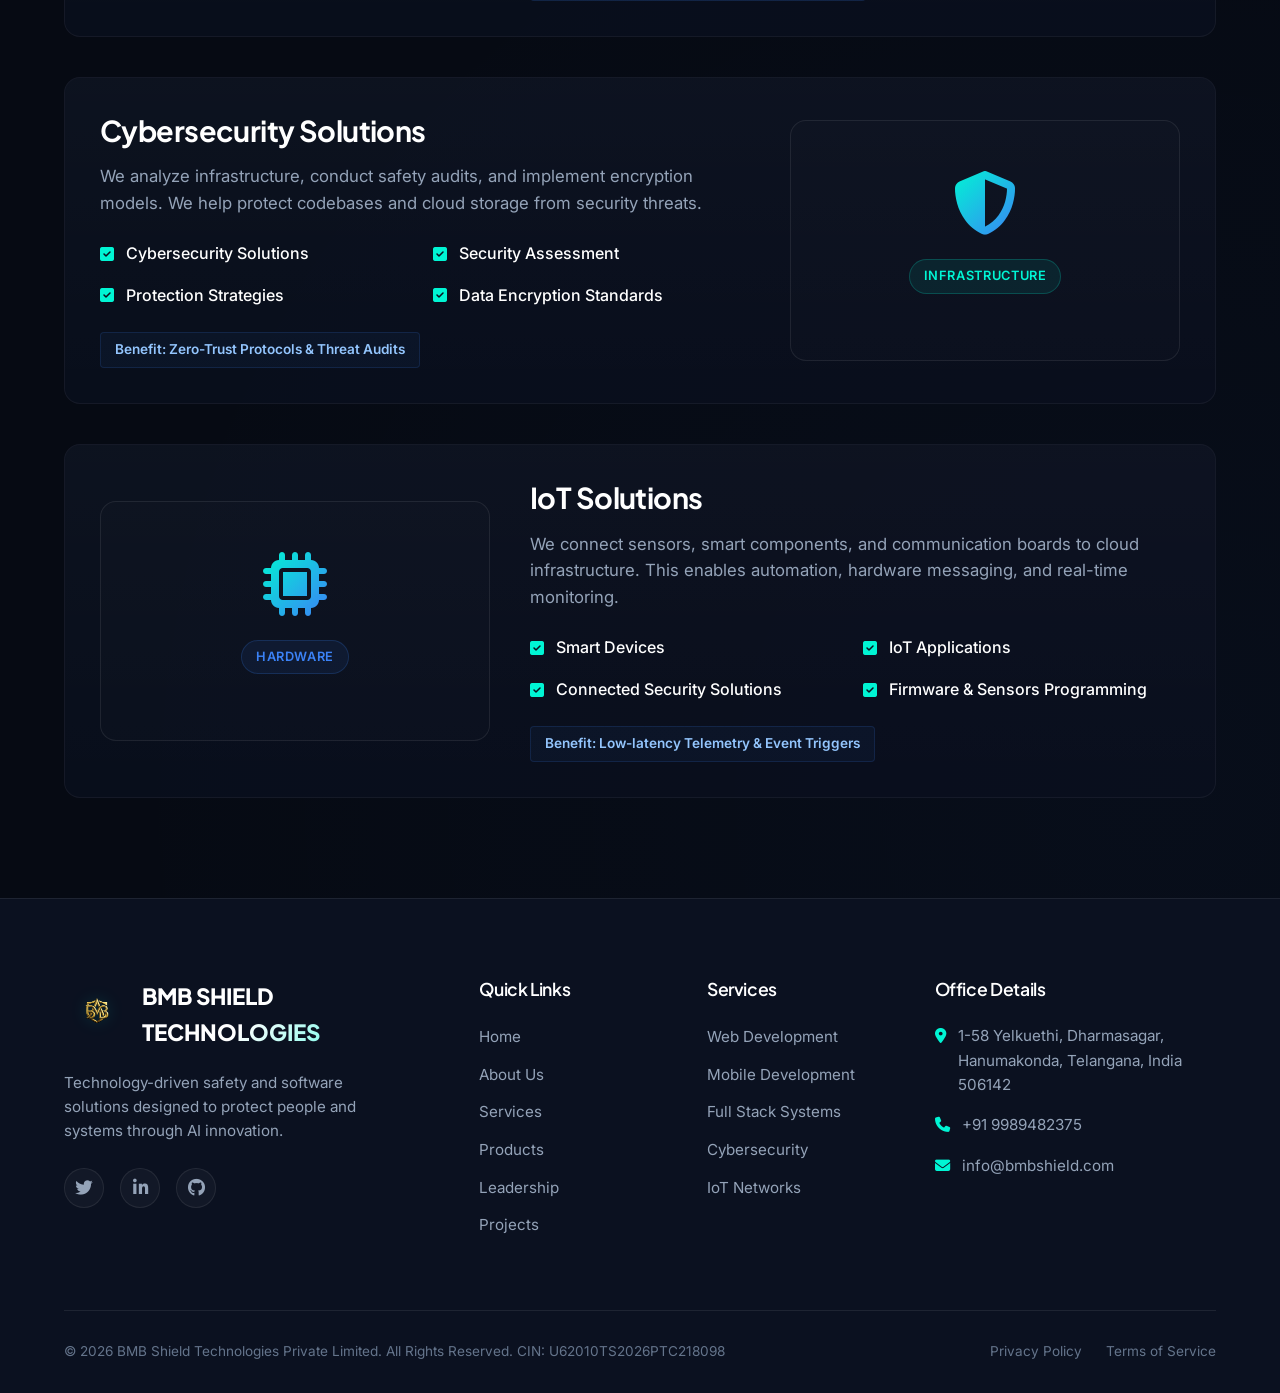
<file: services.html>
<!DOCTYPE html>
<html lang="en">
<head>
    <meta charset="UTF-8">
    <meta name="viewport" content="width=device-width, initial-scale=1.0">
    <title>Services | BMB Shield Technologies</title>
    <meta name="description" content="Explore our professional technology services: Web Development, Mobile Applications, Full Stack Systems, Cybersecurity, and IoT Solutions.">
    <link rel="apple-touch-icon" sizes="180x180" href="apple-touch-icon.png">
<link rel="icon" type="image/png" sizes="32x32" href="favicon-32x32.png">
<link rel="icon" type="image/png" sizes="16x16" href="favicon-16x16.png">
<link rel="shortcut icon" href="favicon.ico">
<link rel="manifest" href="site.webmanifest">
    <!-- Google Fonts -->
    <link rel="preconnect" href="https://fonts.googleapis.com">
    <link rel="preconnect" href="https://fonts.gstatic.com" crossorigin>
    <!-- Font Awesome -->
    <link rel="stylesheet" href="https://cdnjs.cloudflare.com/ajax/libs/font-awesome/6.4.0/css/all.min.css">
    <!-- Custom CSS -->
    <link rel="stylesheet" href="style.css">
</head>
<body class="glow-bg">

    <!-- Sticky Navigation Header -->
    <header>
        <div class="container">
            <a href="index.html" class="logo">
                <img src="logo.png" alt="BMB Shield Technologies Logo">
                <span>BMB SHIELD TECHNOLOGIES</span>
            </a>
            <nav class="nav-menu" id="nav-menu">
                <a href="index.html" class="nav-link">Home</a>
                <a href="about.html" class="nav-link">About</a>
                <a href="services.html" class="nav-link">Services</a>
                <a href="products.html" class="nav-link">Products</a>
                <a href="team.html" class="nav-link">Team</a>
                <a href="projects.html" class="nav-link">Projects</a>
                <a href="contact.html" class="nav-link">Contact</a>
            </nav>
            <button class="menu-toggle" id="menu-toggle" aria-label="Toggle Menu">
                <span></span>
                <span></span>
                <span></span>
            </button>
        </div>
    </header>

    <!-- Page Hero Banner -->
    <section class="page-hero">
        <div class="container reveal">
            <span class="badge badge-cyan">What We Do</span>
            <h1>Engineering & Security Services</h1>
            <p>Developing dependable software, secure connections, and artificial intelligence safety solutions for our clients.</p>
        </div>
    </section>

    <!-- Detailed Services List Section -->
    <section class="section-padding">
        <div class="container">
            <div class="services-list-grid">
                
                <!-- Service 1: Web Development -->
                <div class="glass-card service-detailed-card reveal">
                    <div class="service-detailed-icon-box">
                        <i class="fa-solid fa-code"></i>
                        <span class="badge badge-cyan">Development</span>
                    </div>
                    <div class="service-detailed-text">
                        <h3>Web Development</h3>
                        <p>We build responsive websites and web applications tailored for speed and security. Our designs focus on delivering smooth user experiences with clean code structures.</p>
                        
                        <div class="service-bullet-list">
                            <div class="service-bullet-item">
                                <i class="fa-solid fa-square-check"></i>
                                <span>Website Development</span>
                            </div>
                            <div class="service-bullet-item">
                                <i class="fa-solid fa-square-check"></i>
                                <span>Web Applications</span>
                            </div>
                            <div class="service-bullet-item">
                                <i class="fa-solid fa-square-check"></i>
                                <span>Custom Web Solutions</span>
                            </div>
                            <div class="service-bullet-item">
                                <i class="fa-solid fa-square-check"></i>
                                <span>Responsive UI/UX Layouts</span>
                            </div>
                        </div>
                        <span class="service-benefit-tag">Benefit: Fast Load Speeds & Secure Frameworks</span>
                    </div>
                </div>

                <!-- Service 2: Mobile Application Development -->
                <div class="glass-card service-detailed-card reveal">
                    <div class="service-detailed-icon-box">
                        <i class="fa-solid fa-mobile-screen-button"></i>
                        <span class="badge badge-red">Safety Apps</span>
                    </div>
                    <div class="service-detailed-text">
                        <h3>Mobile Application Development</h3>
                        <p>Our mobile app team designs secure applications for iOS and Android. We focus on integrating safety features, location tracking, and real-time background services.</p>
                        
                        <div class="service-bullet-list">
                            <div class="service-bullet-item">
                                <i class="fa-solid fa-square-check"></i>
                                <span>Mobile App Development</span>
                            </div>
                            <div class="service-bullet-item">
                                <i class="fa-solid fa-square-check"></i>
                                <span>Safety Applications</span>
                            </div>
                            <div class="service-bullet-item">
                                <i class="fa-solid fa-square-check"></i>
                                <span>Custom Mobile Solutions</span>
                            </div>
                            <div class="service-bullet-item">
                                <i class="fa-solid fa-square-check"></i>
                                <span>Sensory Integration & telemetry</span>
                            </div>
                        </div>
                        <span class="service-benefit-tag">Benefit: Optimized Geolocation & Low Battery Usage</span>
                    </div>
                </div>

                <!-- Service 3: Full Stack Development -->
                <div class="glass-card service-detailed-card reveal">
                    <div class="service-detailed-icon-box">
                        <i class="fa-solid fa-layer-group"></i>
                        <span class="badge badge-blue">Full Lifecycle</span>
                    </div>
                    <div class="service-detailed-text">
                        <h3>Full Stack Development</h3>
                        <p>We provide complete software creation from user interfaces to secure server logic and databases. We ensure all parts of the application communicate reliably.</p>
                        
                        <div class="service-bullet-list">
                            <div class="service-bullet-item">
                                <i class="fa-solid fa-square-check"></i>
                                <span>Frontend Development</span>
                            </div>
                            <div class="service-bullet-item">
                                <i class="fa-solid fa-square-check"></i>
                                <span>Backend Development</span>
                            </div>
                            <div class="service-bullet-item">
                                <i class="fa-solid fa-square-check"></i>
                                <span>Database Integration</span>
                            </div>
                            <div class="service-bullet-item">
                                <i class="fa-solid fa-square-check"></i>
                                <span>Complete Application Development</span>
                            </div>
                        </div>
                        <span class="service-benefit-tag">Benefit: Clean Database Layouts & Secure APIs</span>
                    </div>
                </div>

                <!-- Service 4: Cybersecurity Solutions -->
                <div class="glass-card service-detailed-card reveal">
                    <div class="service-detailed-icon-box">
                        <i class="fa-solid fa-shield-halved"></i>
                        <span class="badge badge-cyan">Infrastructure</span>
                    </div>
                    <div class="service-detailed-text">
                        <h3>Cybersecurity Solutions</h3>
                        <p>We analyze infrastructure, conduct safety audits, and implement encryption models. We help protect codebases and cloud storage from security threats.</p>
                        
                        <div class="service-bullet-list">
                            <div class="service-bullet-item">
                                <i class="fa-solid fa-square-check"></i>
                                <span>Cybersecurity Solutions</span>
                            </div>
                            <div class="service-bullet-item">
                                <i class="fa-solid fa-square-check"></i>
                                <span>Security Assessment</span>
                            </div>
                            <div class="service-bullet-item">
                                <i class="fa-solid fa-square-check"></i>
                                <span>Protection Strategies</span>
                            </div>
                            <div class="service-bullet-item">
                                <i class="fa-solid fa-square-check"></i>
                                <span>Data Encryption Standards</span>
                            </div>
                        </div>
                        <span class="service-benefit-tag">Benefit: Zero-Trust Protocols & Threat Audits</span>
                    </div>
                </div>

                <!-- Service 5: IoT Solutions -->
                <div class="glass-card service-detailed-card reveal">
                    <div class="service-detailed-icon-box">
                        <i class="fa-solid fa-microchip"></i>
                        <span class="badge badge-blue">Hardware</span>
                    </div>
                    <div class="service-detailed-text">
                        <h3>IoT Solutions</h3>
                        <p>We connect sensors, smart components, and communication boards to cloud infrastructure. This enables automation, hardware messaging, and real-time monitoring.</p>
                        
                        <div class="service-bullet-list">
                            <div class="service-bullet-item">
                                <i class="fa-solid fa-square-check"></i>
                                <span>Smart Devices</span>
                            </div>
                            <div class="service-bullet-item">
                                <i class="fa-solid fa-square-check"></i>
                                <span>IoT Applications</span>
                            </div>
                            <div class="service-bullet-item">
                                <i class="fa-solid fa-square-check"></i>
                                <span>Connected Security Solutions</span>
                            </div>
                            <div class="service-bullet-item">
                                <i class="fa-solid fa-square-check"></i>
                                <span>Firmware & Sensors Programming</span>
                            </div>
                        </div>
                        <span class="service-benefit-tag">Benefit: Low-latency Telemetry & Event Triggers</span>
                    </div>
                </div>

            </div>
        </div>
    </section>

    <!-- Footer Section -->
    <footer>
        <div class="container">
            <div class="footer-grid">
                <div class="footer-brand">
                    <a href="index.html" class="logo">
                        <img src="logo.png" alt="BMB Shield Technologies Logo">
                        <span>BMB SHIELD TECHNOLOGIES</span>
                    </a>
                    <p>Technology-driven safety and software solutions designed to protect people and systems through AI innovation.</p>
                    <div class="social-links">
                        <a href="#" class="social-icon" aria-label="Twitter"><i class="fa-brands fa-twitter"></i></a>
                        <a href="#" class="social-icon" aria-label="LinkedIn"><i class="fa-brands fa-linkedin-in"></i></a>
                        <a href="#" class="social-icon" aria-label="GitHub"><i class="fa-brands fa-github"></i></a>
                    </div>
                </div>
                <div>
                    <h3 class="footer-heading">Quick Links</h3>
                    <ul class="footer-links">
                        <li><a href="index.html">Home</a></li>
                        <li><a href="about.html">About Us</a></li>
                        <li><a href="services.html">Services</a></li>
                        <li><a href="products.html">Products</a></li>
                        <li><a href="team.html">Leadership</a></li>
                        <li><a href="projects.html">Projects</a></li>
                    </ul>
                </div>
                <div>
                    <h3 class="footer-heading">Services</h3>
                    <ul class="footer-links">
                        <li><a href="services.html">Web Development</a></li>
                        <li><a href="services.html">Mobile Development</a></li>
                        <li><a href="services.html">Full Stack Systems</a></li>
                        <li><a href="services.html">Cybersecurity</a></li>
                        <li><a href="services.html">IoT Networks</a></li>
                    </ul>
                </div>
                <div>
                    <h3 class="footer-heading">Office Details</h3>
                    <ul class="footer-contact">
                        <li>
                            <i class="fa-solid fa-location-dot"></i>
                            <span>1-58 Yelkuethi, Dharmasagar, Hanumakonda, Telangana, India 506142</span>
                        </li>
                        <li>
                            <i class="fa-solid fa-phone"></i>
                            <span>+91 9989482375</span>
                        </li>
                        <li>
                            <i class="fa-solid fa-envelope"></i>
                            <span>info@bmbshield.com</span>
                        </li>
                    </ul>
                </div>
            </div>
            <div class="footer-bottom">
                <div>
                    <p>&copy; 2026 BMB Shield Technologies Private Limited. All Rights Reserved. CIN: U62010TS2026PTC218098</p>
                </div>
                <div class="footer-bottom-links">
                    <a href="#">Privacy Policy</a>
                    <a href="#">Terms of Service</a>
                </div>
            </div>
        </div>
    </footer>

    <!-- Custom JS -->
    <script src="script.js"></script>
</body>
</html>
</file>
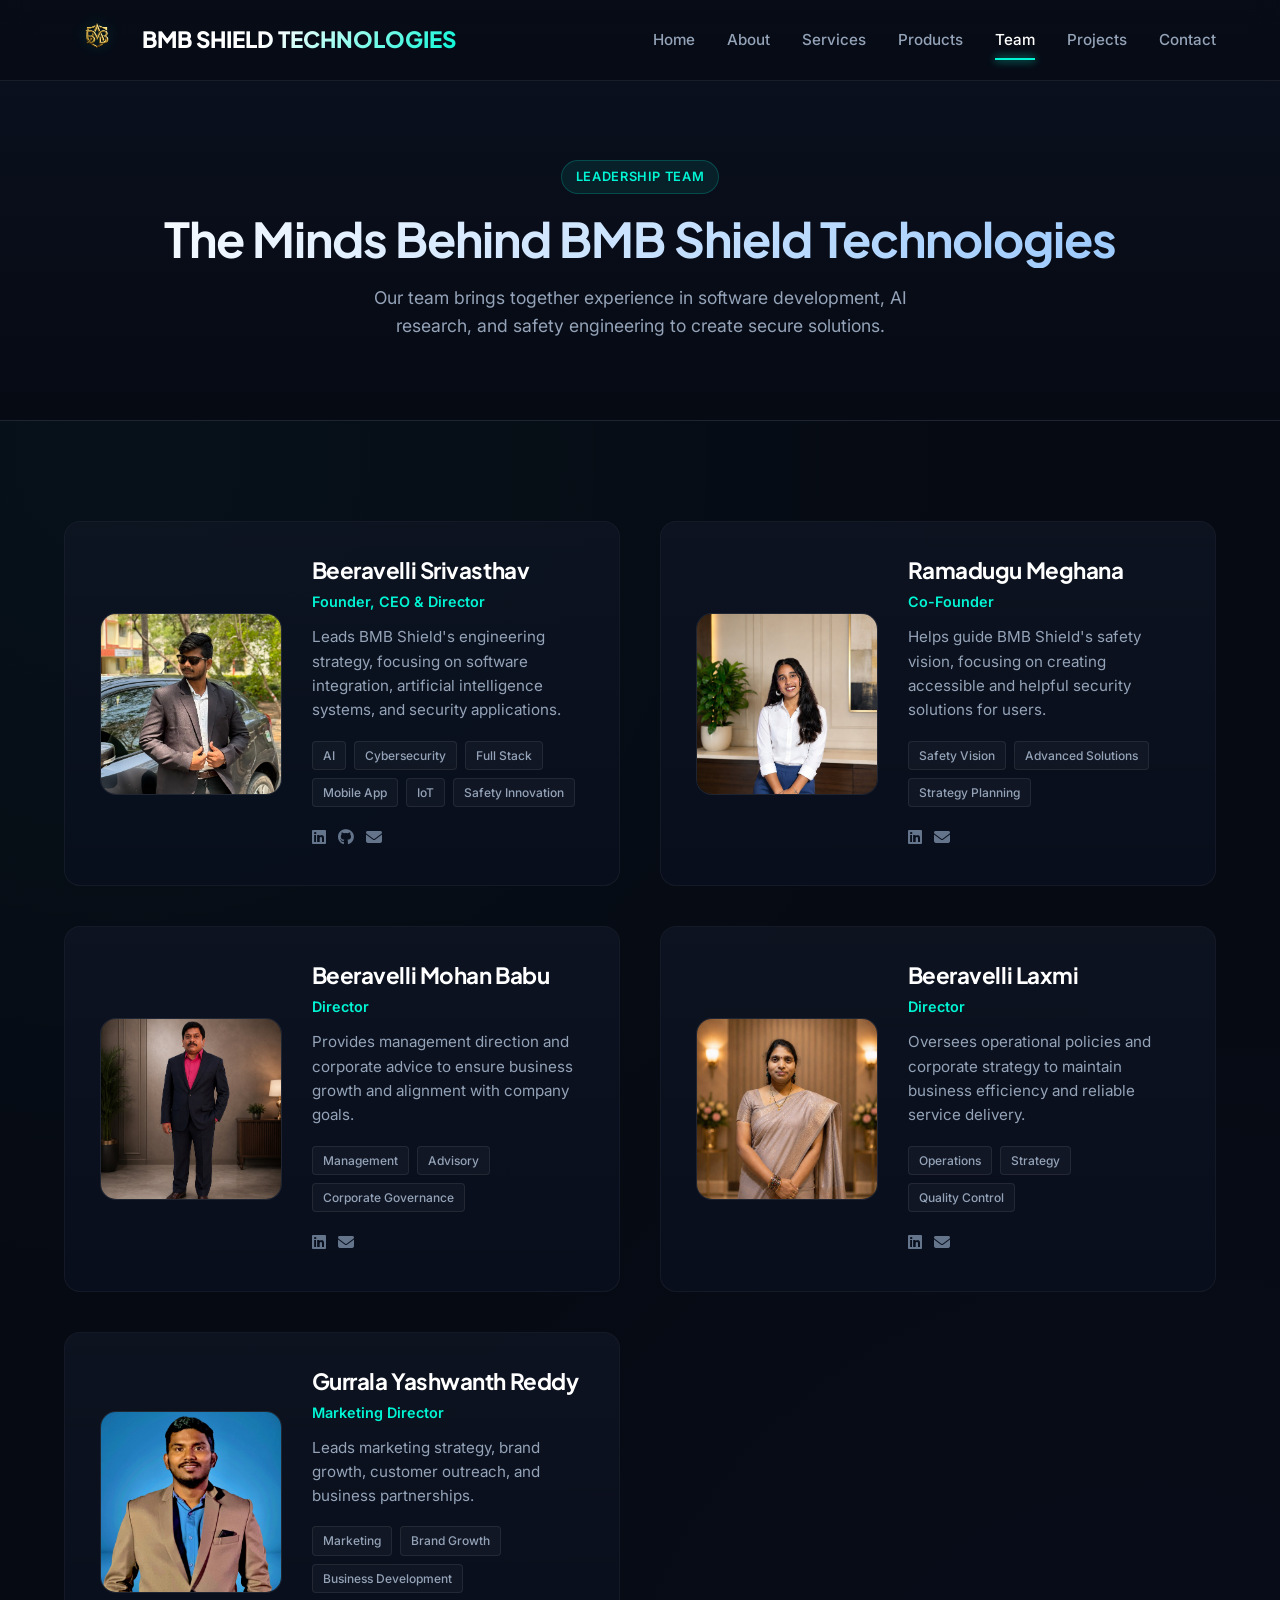
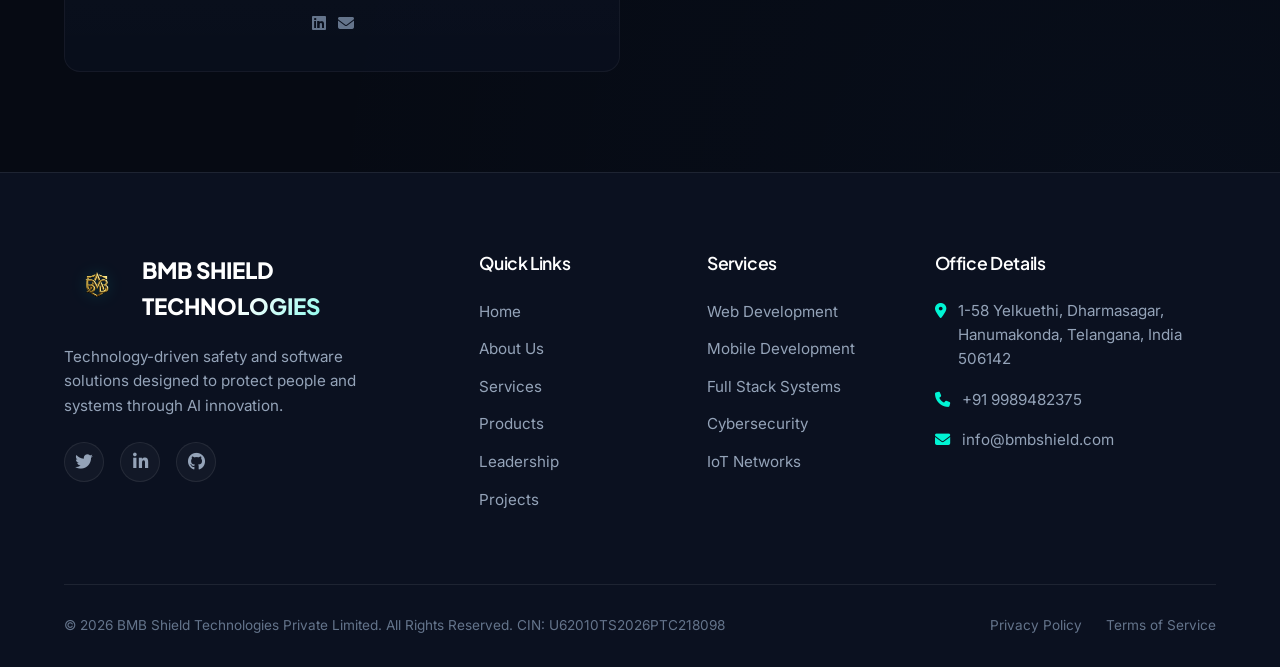
<file: team.html>
<!DOCTYPE html>
<html lang="en">
<head>
    <meta charset="UTF-8">
    <meta name="viewport" content="width=device-width, initial-scale=1.0">
    <title>Leadership Team | BMB Shield Technologies</title>
    <meta name="description" content="Meet the leadership team at BMB Shield Technologies: Beeravelli Srivasthav, Ramadugu Meghana, Beeravelli Mohan Babu, Beeravelli Laxmi, and Gurrala Yashwanth Reddy.">
    <link rel="apple-touch-icon" sizes="180x180" href="apple-touch-icon.png">
<link rel="icon" type="image/png" sizes="32x32" href="favicon-32x32.png">
<link rel="icon" type="image/png" sizes="16x16" href="favicon-16x16.png">
<link rel="shortcut icon" href="favicon.ico">
<link rel="manifest" href="site.webmanifest">
    <!-- Google Fonts -->
    <link rel="preconnect" href="https://fonts.googleapis.com">
    <link rel="preconnect" href="https://fonts.gstatic.com" crossorigin>
    <!-- Font Awesome -->
    <link rel="stylesheet" href="https://cdnjs.cloudflare.com/ajax/libs/font-awesome/6.4.0/css/all.min.css">
    <!-- Custom CSS -->
    <link rel="stylesheet" href="style.css">
</head>
<body class="glow-bg">

    <!-- Sticky Navigation Header -->
    <header>
        <div class="container">
            <a href="index.html" class="logo">
                <img src="logo.png" alt="BMB Shield Technologies Logo">
                <span>BMB SHIELD TECHNOLOGIES</span>
            </a>
            <nav class="nav-menu" id="nav-menu">
                <a href="index.html" class="nav-link">Home</a>
                <a href="about.html" class="nav-link">About</a>
                <a href="services.html" class="nav-link">Services</a>
                <a href="products.html" class="nav-link">Products</a>
                <a href="team.html" class="nav-link">Team</a>
                <a href="projects.html" class="nav-link">Projects</a>
                <a href="contact.html" class="nav-link">Contact</a>
            </nav>
            <button class="menu-toggle" id="menu-toggle" aria-label="Toggle Menu">
                <span></span>
                <span></span>
                <span></span>
            </button>
        </div>
    </header>

    <!-- Page Hero Banner -->
    <section class="page-hero">
        <div class="container reveal">
            <span class="badge badge-cyan">Leadership Team</span>
            <h1>The Minds Behind BMB Shield Technologies</h1>
            <p>Our team brings together experience in software development, AI research, and safety engineering to create secure solutions.</p>
        </div>
    </section>

    <!-- Team Members Grid Section -->
    <section class="section-padding">
        <div class="container">
            <div class="team-grid">
                
                <!-- Member 1: Beeravelli Srivasthav -->
                <div class="glass-card team-card reveal">
                    <div class="team-avatar-box">
                        <img src="team-srivasthav.jpg" alt="Beeravelli Srivasthav" onerror="this.style.display='none'; this.nextElementSibling.style.display='';">
                        <i class="fa-solid fa-user-shield" style="color: var(--accent-primary); display: none;"></i>
                    </div>
                    <div class="team-info">
                        <h3>Beeravelli Srivasthav</h3>
                        <div class="team-role">Founder, CEO & Director</div>
                        <p class="team-bio">Leads BMB Shield's engineering strategy, focusing on software integration, artificial intelligence systems, and security applications.</p>
                        <div class="team-focus-area">
                            <span class="focus-tag">AI</span>
                            <span class="focus-tag">Cybersecurity</span>
                            <span class="focus-tag">Full Stack</span>
                            <span class="focus-tag">Mobile App</span>
                            <span class="focus-tag">IoT</span>
                            <span class="focus-tag">Safety Innovation</span>
                        </div>
                        <div class="team-socials">
                            <a href="https://www.linkedin.com/in/srivasthav02/" aria-label="LinkedIn"><i class="fa-brands fa-linkedin"></i></a>
                            <a href="#" aria-label="GitHub"><i class="fa-brands fa-github"></i></a>
                            <a href="srivasthav@bmbshield.com" aria-label="Email"><i class="fa-solid fa-envelope"></i></a>
                        </div>
                    </div>
                </div>

                <!-- Member 2: Ramadugu Meghana -->
                <div class="glass-card team-card reveal reveal-delay-1">
                    <div class="team-avatar-box">
                        <img src="team-meghana.jpg" alt="Ramadugu Meghana" onerror="this.style.display='none'; this.nextElementSibling.style.display='';">
                        <i class="fa-solid fa-user-gear" style="color: var(--accent-secondary); display: none;"></i>
                    </div>
                    <div class="team-info">
                        <h3>Ramadugu Meghana</h3>
                        <div class="team-role">Co-Founder</div>
                        <p class="team-bio">Helps guide BMB Shield's safety vision, focusing on creating accessible and helpful security solutions for users.</p>
                        <div class="team-focus-area">
                            <span class="focus-tag">Safety Vision</span>
                            <span class="focus-tag">Advanced Solutions</span>
                            <span class="focus-tag">Strategy Planning</span>
                        </div>
                        <div class="team-socials">
                            <a href="#" aria-label="LinkedIn"><i class="fa-brands fa-linkedin"></i></a>
                            <a href="#" aria-label="Email"><i class="fa-solid fa-envelope"></i></a>
                        </div>
                    </div>
                </div>

                <!-- Member 3: Beeravelli Mohan Babu -->
                <div class="glass-card team-card reveal">
                    <div class="team-avatar-box">
                        <img src="team-mohan-babu.jpg" alt="Beeravelli Mohan Babu" onerror="this.style.display='none'; this.nextElementSibling.style.display='';">
                        <i class="fa-solid fa-user-tie" style="display: none;"></i>
                    </div>
                    <div class="team-info">
                        <h3>Beeravelli Mohan Babu</h3>
                        <div class="team-role">Director</div>
                        <p class="team-bio">Provides management direction and corporate advice to ensure business growth and alignment with company goals.</p>
                        <div class="team-focus-area">
                            <span class="focus-tag">Management</span>
                            <span class="focus-tag">Advisory</span>
                            <span class="focus-tag">Corporate Governance</span>
                        </div>
                        <div class="team-socials">
                            <a href="#" aria-label="LinkedIn"><i class="fa-brands fa-linkedin"></i></a>
                            <a href="#" aria-label="Email"><i class="fa-solid fa-envelope"></i></a>
                        </div>
                    </div>
                </div>

                <!-- Member 4: Beeravelli Laxmi -->
                <div class="glass-card team-card reveal reveal-delay-1">
                    <div class="team-avatar-box">
                        <img src="team-laxmi.jpg" alt="Beeravelli Laxmi" onerror="this.style.display='none'; this.nextElementSibling.style.display='';">
                        <i class="fa-solid fa-user-check" style="display: none;"></i>
                    </div>
                    <div class="team-info">
                        <h3>Beeravelli Laxmi</h3>
                        <div class="team-role">Director</div>
                        <p class="team-bio">Oversees operational policies and corporate strategy to maintain business efficiency and reliable service delivery.</p>
                        <div class="team-focus-area">
                            <span class="focus-tag">Operations</span>
                            <span class="focus-tag">Strategy</span>
                            <span class="focus-tag">Quality Control</span>
                        </div>
                        <div class="team-socials">
                            <a href="#" aria-label="LinkedIn"><i class="fa-brands fa-linkedin"></i></a>
                            <a href="#" aria-label="Email"><i class="fa-solid fa-envelope"></i></a>
                        </div>
                    </div>
                </div>
     <!-- Member 5: Gurrala Yashwanth Reddy -->
 <div class="glass-card team-card reveal reveal-delay-1">
                    <div class="team-avatar-box">
                        <img src="team-ashwanth.jpg" alt="Gurrala Yashwanth Reddy" onerror="this.style.display='none'; this.nextElementSibling.style.display='';">
                        <i class="fa-solid fa-user-check" style="display: none;"></i>
                    </div>
                    <div class="team-info">
                        <h3>Gurrala Yashwanth Reddy</h3>
                        <div class="team-role">Marketing Director</div>
                        <p class="team-bio">Leads marketing strategy, brand growth, customer outreach, and business partnerships.</p>
                        <div class="team-focus-area">
                            <span class="focus-tag">Marketing</span>
                            <span class="focus-tag">Brand Growth</span>
                            <span class="focus-tag">Business Development</span>
                        </div>
                        <div class="team-socials">
                            <a href="https://www.linkedin.com/in/gurrala-yashwanth-reddy-860778354/" aria-label="LinkedIn"><i class="fa-brands fa-linkedin"></i></a>
                            <a href="gurralayashwanthreddy1004@gmail.com" aria-label="Email"><i class="fa-solid fa-envelope"></i></a>
                        </div>
                    </div>
                </div>
            </div>
        </div>
    </section>
    <!-- Footer Section -->
    <footer>
        <div class="container">
            <div class="footer-grid">
                <div class="footer-brand">
                    <a href="index.html" class="logo">
                        <img src="logo.png" alt="BMB Shield Technologies Logo">
                        <span>BMB SHIELD TECHNOLOGIES</span>
                    </a>
                    <p>Technology-driven safety and software solutions designed to protect people and systems through AI innovation.</p>
                    <div class="social-links">
                        <a href="#" class="social-icon" aria-label="Twitter"><i class="fa-brands fa-twitter"></i></a>
                        <a href="#" class="social-icon" aria-label="LinkedIn"><i class="fa-brands fa-linkedin-in"></i></a>
                        <a href="#" class="social-icon" aria-label="GitHub"><i class="fa-brands fa-github"></i></a>
                    </div>
                </div>
                <div>
                    <h3 class="footer-heading">Quick Links</h3>
                    <ul class="footer-links">
                        <li><a href="index.html">Home</a></li>
                        <li><a href="about.html">About Us</a></li>
                        <li><a href="services.html">Services</a></li>
                        <li><a href="products.html">Products</a></li>
                        <li><a href="team.html">Leadership</a></li>
                        <li><a href="projects.html">Projects</a></li>
                    </ul>
                </div>
                <div>
                    <h3 class="footer-heading">Services</h3>
                    <ul class="footer-links">
                        <li><a href="services.html">Web Development</a></li>
                        <li><a href="services.html">Mobile Development</a></li>
                        <li><a href="services.html">Full Stack Systems</a></li>
                        <li><a href="services.html">Cybersecurity</a></li>
                        <li><a href="services.html">IoT Networks</a></li>
                    </ul>
                </div>
                <div>
                    <h3 class="footer-heading">Office Details</h3>
                    <ul class="footer-contact">
                        <li>
                            <i class="fa-solid fa-location-dot"></i>
                            <span>1-58 Yelkuethi, Dharmasagar, Hanumakonda, Telangana, India 506142</span>
                        </li>
                        <li>
                            <i class="fa-solid fa-phone"></i>
                            <span>+91 9989482375</span>
                        </li>
                        <li>
                            <i class="fa-solid fa-envelope"></i>
                            <span>info@bmbshield.com</span>
                        </li>
                    </ul>
                </div>
            </div>
            <div class="footer-bottom">
                <div>
                    <p>&copy; 2026 BMB Shield Technologies Private Limited. All Rights Reserved. CIN: U62010TS2026PTC218098</p>
                </div>
                <div class="footer-bottom-links">
                    <a href="#">Privacy Policy</a>
                    <a href="#">Terms of Service</a>
                </div>
            </div>
        </div>
    </footer>

    <!-- Custom JS -->
    <script src="script.js"></script>
</body>
</html>
</file>
<file: style.css>
@import url('https://fonts.googleapis.com/css2?family=Inter:wght@300;400;500;600;700&family=Plus+Jakarta+Sans:wght@400;500;600;700;800&display=swap');

:root {
    --bg-primary: #060a13;
    --bg-secondary: #0b1120;
    --bg-tertiary: #111a2e;
    --text-primary: #ffffff;
    --text-secondary: #94a3b8;
    --text-muted: #64748b;
    --accent-primary: #00f5d4; /* Neon cyan */
    --accent-secondary: #3b82f6; /* Electric blue */
    --accent-glow: rgba(0, 245, 212, 0.15);
    --accent-emergency: #ff2a5f; /* Warning/Safety red */
    --accent-emergency-glow: rgba(255, 42, 95, 0.2);
    --border-color: rgba(255, 255, 255, 0.08);
    --glass-bg: rgba(11, 17, 32, 0.7);
    --glass-border: rgba(255, 255, 255, 0.05);
    --glass-highlight: rgba(255, 255, 255, 0.02);
    --shadow-glow: 0 0 25px var(--accent-glow);
    --shadow-card: 0 20px 40px rgba(0, 0, 0, 0.4);
    --transition-smooth: all 0.3s cubic-bezier(0.4, 0, 0.2, 1);
    --transition-bounce: all 0.5s cubic-bezier(0.175, 0.885, 0.32, 1.275);
    --border-radius-sm: 8px;
    --border-radius-md: 16px;
    --border-radius-lg: 24px;
}

/* Base Styles */
* {
    margin: 0;
    padding: 0;
    box-sizing: border-box;
}

html {
    scroll-behavior: smooth;
    font-size: 16px;
}

body {
    font-family: 'Inter', sans-serif;
    background-color: var(--bg-primary);
    color: var(--text-primary);
    line-height: 1.6;
    overflow-x: hidden;
    -webkit-font-smoothing: antialiased;
}

h1, h2, h3, h4, h5, h6 {
    font-family: 'Plus Jakarta Sans', sans-serif;
    font-weight: 700;
    line-height: 1.2;
    letter-spacing: -0.02em;
}

a {
    color: inherit;
    text-decoration: none;
    transition: var(--transition-smooth);
}

button, input, textarea, select {
    font-family: inherit;
}

ul {
    list-style: none;
}

/* Layout Utilities */
.container {
    width: 100%;
    max-width: 1200px;
    margin: 0 auto;
    padding: 0 24px;
}

.section-padding {
    padding: 100px 0;
}

.grid-2 {
    display: grid;
    grid-template-columns: repeat(2, 1fr);
    gap: 40px;
    align-items: center;
}

.grid-3 {
    display: grid;
    grid-template-columns: repeat(3, 1fr);
    gap: 30px;
}

.grid-4 {
    display: grid;
    grid-template-columns: repeat(4, 1fr);
    gap: 20px;
}

/* Custom Badges & Tags */
.badge {
    display: inline-block;
    padding: 6px 14px;
    border-radius: 50px;
    font-size: 0.8rem;
    font-weight: 600;
    letter-spacing: 0.05em;
    text-transform: uppercase;
    margin-bottom: 16px;
    border: 1px solid var(--border-color);
}

.badge-cyan {
    background: rgba(0, 245, 212, 0.08);
    color: var(--accent-primary);
    border-color: rgba(0, 245, 212, 0.2);
}

.badge-blue {
    background: rgba(59, 130, 246, 0.08);
    color: var(--accent-secondary);
    border-color: rgba(59, 130, 246, 0.2);
}

.badge-red {
    background: rgba(255, 42, 95, 0.08);
    color: var(--accent-emergency);
    border-color: rgba(255, 42, 95, 0.2);
}

/* Section Header */
.section-header {
    text-align: center;
    max-width: 700px;
    margin: 0 auto 60px auto;
}

.section-header h2 {
    font-size: 2.5rem;
    margin-bottom: 16px;
    background: linear-gradient(135deg, #ffffff 0%, #a5b4fc 100%);
    -webkit-background-clip: text;
    -webkit-text-fill-color: transparent;
}

.section-header p {
    color: var(--text-secondary);
    font-size: 1.1rem;
}

/* Dynamic Gradient Background Elements */
.glow-bg {
    position: relative;
}

.glow-bg::before {
    content: '';
    position: absolute;
    top: 0;
    left: 0;
    right: 0;
    bottom: 0;
    background: radial-gradient(circle at 10% 20%, rgba(0, 245, 212, 0.03) 0%, transparent 40%),
                radial-gradient(circle at 90% 80%, rgba(59, 130, 246, 0.03) 0%, transparent 40%);
    pointer-events: none;
    z-index: 0;
}

/* Glassmorphism Card Style */
.glass-card {
    background: var(--glass-bg);
    border: 1px solid var(--glass-border);
    border-radius: var(--border-radius-md);
    padding: 35px;
    transition: var(--transition-smooth);
    position: relative;
    overflow: hidden;
    z-index: 1;
}

.glass-card::before {
    content: '';
    position: absolute;
    top: 0;
    left: 0;
    width: 100%;
    height: 100%;
    background: linear-gradient(180deg, var(--glass-highlight) 0%, transparent 100%);
    z-index: -1;
}

.glass-card:hover {
    transform: translateY(-5px);
    border-color: rgba(0, 245, 212, 0.2);
    box-shadow: 0 15px 35px rgba(0, 0, 0, 0.4), 0 0 20px rgba(0, 245, 212, 0.05);
}

/* Buttons */
.btn {
    display: inline-flex;
    align-items: center;
    justify-content: center;
    gap: 8px;
    padding: 14px 28px;
    border-radius: var(--border-radius-sm);
    font-weight: 600;
    font-size: 0.95rem;
    cursor: pointer;
    transition: var(--transition-smooth);
    border: none;
}

.btn-primary {
    background: linear-gradient(135deg, var(--accent-secondary) 0%, #1e40af 100%);
    color: var(--text-primary);
    box-shadow: 0 4px 15px rgba(59, 130, 246, 0.3);
}

.btn-primary:hover {
    transform: translateY(-2px);
    box-shadow: 0 8px 25px rgba(59, 130, 246, 0.5);
    background: linear-gradient(135deg, #4f46e5 0%, #3730a3 100%);
}

.btn-accent {
    background: linear-gradient(135deg, var(--accent-primary) 0%, #00bfa6 100%);
    color: #060a13;
    box-shadow: 0 4px 15px rgba(0, 245, 212, 0.3);
}

.btn-accent:hover {
    transform: translateY(-2px);
    box-shadow: 0 8px 25px rgba(0, 245, 212, 0.5), 0 0 15px var(--accent-primary);
}

.btn-outline {
    background: transparent;
    border: 1px solid var(--border-color);
    color: var(--text-primary);
}

.btn-outline:hover {
    border-color: var(--accent-primary);
    color: var(--accent-primary);
    background: rgba(0, 245, 212, 0.03);
    transform: translateY(-2px);
}

/* Sticky Header */
header {
    position: fixed;
    top: 0;
    left: 0;
    width: 100%;
    z-index: 1000;
    background: rgba(6, 10, 19, 0.7);
    backdrop-filter: blur(12px);
    -webkit-backdrop-filter: blur(12px);
    border-bottom: 1px solid var(--border-color);
    transition: var(--transition-smooth);
}

header.scrolled {
    padding: 10px 0;
    background: rgba(6, 10, 19, 0.9);
}

header .container {
    display: flex;
    justify-content: space-between;
    align-items: center;
    height: 80px;
}

header.scrolled .container {
    height: 70px;
}

.logo {
    display: flex;
    align-items: center;
    gap: 12px;
    font-family: 'Plus Jakarta Sans', sans-serif;
    font-weight: 800;
    font-size: 1.4rem;
    color: var(--text-primary);
}

.logo svg, .logo img {
    height: 44px;
    width: auto;
    object-fit: contain;
    filter: drop-shadow(0 0 8px rgba(0, 245, 212, 0.15));
    transition: var(--transition-smooth);
}

header.scrolled .logo img {
    height: 38px;
}

.logo span {
    background: linear-gradient(135deg, #ffffff 40%, var(--accent-primary) 100%);
    -webkit-background-clip: text;
    -webkit-text-fill-color: transparent;
    transition: var(--transition-smooth);
}

.nav-menu {
    display: flex;
    gap: 32px;
}

.nav-link {
    font-size: 0.95rem;
    font-weight: 500;
    color: var(--text-secondary);
    position: relative;
    padding: 8px 0;
}

.nav-link:hover, .nav-link.active {
    color: var(--text-primary);
}

.nav-link::after {
    content: '';
    position: absolute;
    bottom: 0;
    left: 0;
    width: 0;
    height: 2px;
    background-color: var(--accent-primary);
    transition: var(--transition-smooth);
    box-shadow: 0 0 8px var(--accent-primary);
}

.nav-link:hover::after, .nav-link.active::after {
    width: 100%;
}

.menu-toggle {
    display: none;
    flex-direction: column;
    gap: 6px;
    background: none;
    border: none;
    cursor: pointer;
    z-index: 1001;
}

.menu-toggle span {
    display: block;
    width: 28px;
    height: 2px;
    background-color: var(--text-primary);
    transition: var(--transition-smooth);
}

/* Footer Section */
footer {
    background: var(--bg-secondary);
    border-top: 1px solid var(--border-color);
    padding: 80px 0 30px 0;
    position: relative;
    z-index: 10;
}

.footer-grid {
    display: grid;
    grid-template-columns: 2fr 1fr 1fr 1.5fr;
    gap: 40px;
    margin-bottom: 60px;
}

.footer-brand .logo {
    margin-bottom: 20px;
}

.footer-brand p {
    color: var(--text-secondary);
    font-size: 0.95rem;
    margin-bottom: 24px;
    max-width: 320px;
}

.social-links {
    display: flex;
    gap: 16px;
}

.social-icon {
    display: flex;
    align-items: center;
    justify-content: center;
    width: 40px;
    height: 40px;
    border-radius: 50%;
    background: rgba(255, 255, 255, 0.03);
    border: 1px solid var(--border-color);
    font-size: 1.1rem;
    color: var(--text-secondary);
    transition: var(--transition-smooth);
}

.social-icon:hover {
    color: var(--accent-primary);
    border-color: var(--accent-primary);
    background: rgba(0, 245, 212, 0.05);
    transform: translateY(-3px);
    box-shadow: 0 5px 15px rgba(0, 245, 212, 0.2);
}

.footer-heading {
    font-size: 1.1rem;
    font-weight: 600;
    margin-bottom: 24px;
    color: var(--text-primary);
    position: relative;
}

.footer-links li {
    margin-bottom: 12px;
}

.footer-links a {
    color: var(--text-secondary);
    font-size: 0.95rem;
}

.footer-links a:hover {
    color: var(--accent-primary);
    padding-left: 6px;
}

.footer-contact li {
    display: flex;
    gap: 12px;
    margin-bottom: 16px;
    color: var(--text-secondary);
    font-size: 0.95rem;
}

.footer-contact i {
    color: var(--accent-primary);
    margin-top: 4px;
}

.footer-bottom {
    border-top: 1px solid var(--border-color);
    padding-top: 30px;
    display: flex;
    justify-content: space-between;
    align-items: center;
    color: var(--text-muted);
    font-size: 0.85rem;
}

.footer-bottom-links {
    display: flex;
    gap: 24px;
}

.footer-bottom-links a:hover {
    color: var(--text-primary);
}

/* HOME PAGE SPECIFIC STYLES */

/* Hero Banner */
.hero {
    position: relative;
    padding: 180px 0 120px 0;
    min-height: 90vh;
    display: flex;
    align-items: center;
    background: radial-gradient(circle at top right, rgba(59, 130, 246, 0.08), transparent 45%),
                radial-gradient(circle at bottom left, rgba(0, 245, 212, 0.05), transparent 40%);
    overflow: hidden;
}

.hero::after {
    content: '';
    position: absolute;
    bottom: 0;
    left: 0;
    width: 100%;
    height: 150px;
    background: linear-gradient(180deg, transparent, var(--bg-primary));
    z-index: 2;
}

.hero-content {
    max-width: 650px;
    position: relative;
    z-index: 3;
}

.hero h1 {
    font-size: 3.5rem;
    margin-bottom: 24px;
    line-height: 1.15;
    background: linear-gradient(135deg, #ffffff 30%, #93c5fd 70%, var(--accent-primary) 100%);
    -webkit-background-clip: text;
    -webkit-text-fill-color: transparent;
}

.hero p {
    font-size: 1.2rem;
    color: var(--text-secondary);
    margin-bottom: 35px;
    max-width: 580px;
}

.hero-actions {
    display: flex;
    gap: 16px;
    flex-wrap: wrap;
}

.hero-visual {
    position: relative;
    z-index: 3;
    display: flex;
    justify-content: center;
    align-items: center;
}

.hero-visual .mockup-wrapper {
    position: relative;
    width: 100%;
    max-width: 380px;
    animation: float 6s ease-in-out infinite;
}

.hero-visual img {
    width: 100%;
    height: auto;
    border-radius: var(--border-radius-lg);
    box-shadow: 0 30px 60px rgba(0, 0, 0, 0.6), 0 0 40px rgba(0, 245, 212, 0.15);
    border: 1px solid rgba(255, 255, 255, 0.1);
}

.glow-circle {
    position: absolute;
    width: 300px;
    height: 300px;
    border-radius: 50%;
    background: radial-gradient(circle, rgba(0, 245, 212, 0.12) 0%, transparent 70%);
    z-index: -1;
    top: 50%;
    left: 50%;
    transform: translate(-50%, -50%);
    filter: blur(20px);
}

@keyframes float {
    0%, 100% {
        transform: translateY(0px) rotate(0deg);
    }
    50% {
        transform: translateY(-15px) rotate(1deg);
    }
}

/* Home Overview (Mission & Vision teaser) */
.home-overview {
    background: var(--bg-secondary);
    position: relative;
}

.overview-card {
    display: flex;
    gap: 24px;
    align-items: flex-start;
}

.overview-icon {
    display: flex;
    align-items: center;
    justify-content: center;
    width: 60px;
    height: 60px;
    border-radius: var(--border-radius-sm);
    background: rgba(0, 245, 212, 0.05);
    border: 1px solid rgba(0, 245, 212, 0.15);
    font-size: 1.8rem;
    color: var(--accent-primary);
    flex-shrink: 0;
    box-shadow: 0 0 15px rgba(0, 245, 212, 0.05);
}

.overview-card h3 {
    font-size: 1.4rem;
    margin-bottom: 12px;
}

.overview-card p {
    color: var(--text-secondary);
}

/* Home Flagship Highlight (NETRA) */
.home-product-highlight {
    position: relative;
    overflow: hidden;
}

.home-product-highlight .grid-2 {
    gap: 60px;
}

.product-highlight-content {
    padding-right: 20px;
}

.product-features-brief {
    margin: 30px 0;
}

.feature-brief-item {
    display: flex;
    align-items: center;
    gap: 16px;
    margin-bottom: 16px;
    font-size: 1.05rem;
}

.feature-brief-item i {
    color: var(--accent-primary);
    font-size: 1.2rem;
}

/* Services Home Grid */
.home-services {
    background: var(--bg-secondary);
}

.service-home-card {
    height: 100%;
}

.service-home-card i {
    font-size: 2.2rem;
    margin-bottom: 24px;
    background: linear-gradient(135deg, var(--accent-primary) 0%, var(--accent-secondary) 100%);
    -webkit-background-clip: text;
    -webkit-text-fill-color: transparent;
    display: inline-block;
}

.service-home-card h3 {
    font-size: 1.35rem;
    margin-bottom: 14px;
}

.service-home-card p {
    color: var(--text-secondary);
    margin-bottom: 20px;
    font-size: 0.95rem;
}

.service-learn-more {
    font-size: 0.9rem;
    font-weight: 600;
    color: var(--accent-primary);
    display: inline-flex;
    align-items: center;
    gap: 6px;
}

.service-learn-more i {
    font-size: 0.8rem;
    margin-bottom: 0;
    background: none;
    -webkit-text-fill-color: initial;
    color: var(--accent-primary);
}

.service-home-card:hover .service-learn-more i {
    transform: translateX(4px);
    transition: var(--transition-smooth);
}

/* Home Call To Action Section */
.home-cta-section {
    position: relative;
    padding: 100px 0;
    background: radial-gradient(circle at center, rgba(59, 130, 246, 0.1) 0%, transparent 70%);
}

.home-cta-card {
    text-align: center;
    max-width: 900px;
    margin: 0 auto;
}

.home-cta-card h2 {
    font-size: 2.8rem;
    margin-bottom: 20px;
    background: linear-gradient(135deg, #ffffff 40%, var(--accent-primary) 100%);
    -webkit-background-clip: text;
    -webkit-text-fill-color: transparent;
}

.home-cta-card p {
    font-size: 1.2rem;
    color: var(--text-secondary);
    margin-bottom: 35px;
    max-width: 650px;
    margin-left: auto;
    margin-right: auto;
}

/* ABOUT PAGE SPECIFIC STYLES */

/* Page Hero */
.page-hero {
    position: relative;
    padding: 160px 0 80px 0;
    background: linear-gradient(180deg, var(--bg-secondary) 0%, var(--bg-primary) 100%);
    border-bottom: 1px solid var(--border-color);
    text-align: center;
}

.page-hero h1 {
    font-size: 3rem;
    margin-bottom: 16px;
    background: linear-gradient(135deg, #ffffff 0%, #93c5fd 100%);
    -webkit-background-clip: text;
    -webkit-text-fill-color: transparent;
}

.page-hero p {
    font-size: 1.1rem;
    color: var(--text-secondary);
    max-width: 600px;
    margin: 0 auto;
}

/* Corporate Data Board */
.corporate-meta-board {
    display: grid;
    grid-template-columns: repeat(2, 1fr);
    gap: 24px;
    margin-top: 30px;
}

.meta-item {
    background: rgba(255, 255, 255, 0.02);
    border: 1px solid var(--border-color);
    padding: 20px;
    border-radius: var(--border-radius-sm);
}

.meta-label {
    font-size: 0.8rem;
    text-transform: uppercase;
    color: var(--text-muted);
    letter-spacing: 0.05em;
    margin-bottom: 6px;
}

.meta-value {
    font-size: 1.1rem;
    font-weight: 600;
    color: var(--text-primary);
}

/* Values Grid */
.values-grid {
    display: grid;
    grid-template-columns: repeat(4, 1fr);
    gap: 24px;
}

.value-card {
    text-align: center;
}

.value-card i {
    font-size: 2rem;
    color: var(--accent-primary);
    margin-bottom: 20px;
    display: inline-block;
    width: 60px;
    height: 60px;
    line-height: 60px;
    border-radius: 50%;
    background: rgba(0, 245, 212, 0.05);
    border: 1px solid rgba(0, 245, 212, 0.1);
}

.value-card h3 {
    font-size: 1.2rem;
    margin-bottom: 10px;
}

.value-card p {
    font-size: 0.9rem;
    color: var(--text-secondary);
}

/* SERVICES PAGE SPECIFIC STYLES */

.services-list-grid {
    display: grid;
    grid-template-columns: 1fr;
    gap: 40px;
}

.service-detailed-card {
    display: grid;
    grid-template-columns: 1.2fr 2fr;
    gap: 40px;
    align-items: center;
}

.service-detailed-card:nth-child(even) {
    direction: rtl;
}

.service-detailed-card:nth-child(even) .service-detailed-text {
    direction: ltr;
}

.service-detailed-icon-box {
    display: flex;
    flex-direction: column;
    align-items: center;
    justify-content: center;
    text-align: center;
    padding: 50px;
    background: rgba(255, 255, 255, 0.01);
    border: 1px solid var(--border-color);
    border-radius: var(--border-radius-md);
}

.service-detailed-icon-box i {
    font-size: 4rem;
    margin-bottom: 24px;
    background: linear-gradient(135deg, var(--accent-primary) 0%, var(--accent-secondary) 100%);
    -webkit-background-clip: text;
    -webkit-text-fill-color: transparent;
}

.service-detailed-text h3 {
    font-size: 1.8rem;
    margin-bottom: 16px;
}

.service-detailed-text p {
    color: var(--text-secondary);
    font-size: 1.05rem;
    margin-bottom: 24px;
}

.service-bullet-list {
    display: grid;
    grid-template-columns: repeat(2, 1fr);
    gap: 16px;
    margin-bottom: 24px;
}

.service-bullet-item {
    display: flex;
    align-items: center;
    gap: 12px;
    font-weight: 500;
}

.service-bullet-item i {
    color: var(--accent-primary);
}

.service-benefit-tag {
    display: inline-block;
    padding: 6px 14px;
    border-radius: 4px;
    background: rgba(59, 130, 246, 0.05);
    border: 1px solid rgba(59, 130, 246, 0.15);
    color: #93c5fd;
    font-size: 0.85rem;
    font-weight: 600;
}

/* PRODUCTS PAGE SPECIFIC STYLES */

.product-overview-section {
    position: relative;
}

.product-overview-grid {
    display: grid;
    grid-template-columns: 1.2fr 1fr;
    gap: 60px;
    align-items: center;
}

.product-mockup-wrapper {
    position: relative;
    display: flex;
    justify-content: center;
}

.product-mockup-wrapper img {
    max-width: 320px;
    width: 100%;
    border-radius: var(--border-radius-lg);
    box-shadow: 0 30px 60px rgba(0, 0, 0, 0.5), 0 0 50px rgba(0, 245, 212, 0.15);
    border: 1px solid rgba(255, 255, 255, 0.08);
}

.problem-solution-box {
    margin-top: 80px;
}

.problem-solution-grid {
    display: grid;
    grid-template-columns: repeat(2, 1fr);
    gap: 30px;
}

.split-card {
    padding: 40px;
    border-radius: var(--border-radius-md);
    background: var(--glass-bg);
}

.split-card-problem {
    border-left: 4px solid var(--accent-emergency);
    border-top: 1px solid var(--glass-border);
    border-bottom: 1px solid var(--glass-border);
    border-right: 1px solid var(--glass-border);
}

.split-card-solution {
    border-left: 4px solid var(--accent-primary);
    border-top: 1px solid var(--glass-border);
    border-bottom: 1px solid var(--glass-border);
    border-right: 1px solid var(--glass-border);
}

.split-card h3 {
    font-size: 1.5rem;
    margin-bottom: 24px;
    display: flex;
    align-items: center;
    gap: 12px;
}

.split-card-problem h3 i {
    color: var(--accent-emergency);
}

.split-card-solution h3 i {
    color: var(--accent-primary);
}

.split-card-list li {
    position: relative;
    padding-left: 28px;
    margin-bottom: 18px;
    font-size: 1.05rem;
}

.split-card-list li::before {
    content: '';
    position: absolute;
    left: 8px;
    top: 10px;
    width: 6px;
    height: 6px;
    border-radius: 50%;
}

.split-card-problem .split-card-list li::before {
    background-color: var(--accent-emergency);
    box-shadow: 0 0 8px var(--accent-emergency);
}

.split-card-solution .split-card-list li::before {
    background-color: var(--accent-primary);
    box-shadow: 0 0 8px var(--accent-primary);
}

.split-card-list li strong {
    display: block;
    color: var(--text-primary);
    margin-bottom: 4px;
}

.split-card-list li span {
    color: var(--text-secondary);
    font-size: 0.95rem;
    display: block;
}

/* TEAM PAGE SPECIFIC STYLES */

.team-grid {
    display: grid;
    grid-template-columns: repeat(2, 1fr);
    gap: 40px;
}

.team-card {
    display: grid;
    grid-template-columns: 1fr 1.5fr;
    gap: 30px;
    align-items: center;
}

.team-avatar-box {
    position: relative;
    width: 100%;
    aspect-ratio: 1;
    border-radius: var(--border-radius-md);
    overflow: hidden;
    border: 1px solid var(--border-color);
    background: rgba(255, 255, 255, 0.01);
    display: flex;
    justify-content: center;
    align-items: center;
}

.team-avatar-box i {
    font-size: 4rem;
    color: var(--text-muted);
}

.team-avatar-box img {
    width: 100%;
    height: 100%;
    object-fit: cover;
}

.team-info h3 {
    font-size: 1.4rem;
    margin-bottom: 6px;
}

.team-role {
    color: var(--accent-primary);
    font-weight: 600;
    font-size: 0.9rem;
    margin-bottom: 12px;
}

.team-bio {
    color: var(--text-secondary);
    font-size: 0.95rem;
    margin-bottom: 18px;
}

.team-focus-area {
    display: flex;
    flex-wrap: wrap;
    gap: 8px;
    margin-bottom: 18px;
}

.focus-tag {
    display: inline-block;
    padding: 4px 10px;
    background: rgba(255, 255, 255, 0.03);
    border: 1px solid var(--border-color);
    border-radius: 4px;
    font-size: 0.75rem;
    font-weight: 500;
    color: var(--text-secondary);
}

.team-socials {
    display: flex;
    gap: 12px;
}

.team-socials a {
    color: var(--text-muted);
    font-size: 1rem;
}

.team-socials a:hover {
    color: var(--accent-primary);
}

/* PROJECTS PAGE SPECIFIC STYLES */

.projects-grid-page {
    display: grid;
    grid-template-columns: repeat(2, 1fr);
    gap: 40px;
}

.project-card-detail {
    display: flex;
    flex-direction: column;
    justify-content: space-between;
}

.project-header-row {
    display: flex;
    justify-content: space-between;
    align-items: flex-start;
    margin-bottom: 20px;
}

.project-title-box h3 {
    font-size: 1.6rem;
    margin-bottom: 6px;
}

.project-status {
    padding: 4px 12px;
    border-radius: 4px;
    font-size: 0.75rem;
    font-weight: 600;
    text-transform: uppercase;
}

.status-active {
    background: rgba(0, 245, 212, 0.08);
    color: var(--accent-primary);
    border: 1px solid rgba(0, 245, 212, 0.2);
}

.status-development {
    background: rgba(251, 191, 36, 0.08);
    color: #fbbf24;
    border: 1px solid rgba(251, 191, 36, 0.2);
}

.project-desc-detail {
    color: var(--text-secondary);
    font-size: 1.05rem;
    margin-bottom: 24px;
}

.project-section-subheading {
    font-size: 1.1rem;
    font-weight: 600;
    color: var(--text-primary);
    margin-bottom: 12px;
}

.project-goals-list {
    margin-bottom: 24px;
}

.project-goals-list li {
    display: flex;
    align-items: center;
    gap: 12px;
    margin-bottom: 10px;
    font-size: 0.95rem;
    color: var(--text-secondary);
}

.project-goals-list li i {
    color: var(--accent-primary);
    font-size: 0.9rem;
}

.project-tech-stack {
    display: flex;
    flex-wrap: wrap;
    gap: 8px;
    margin-top: 20px;
    border-top: 1px solid var(--border-color);
    padding-top: 20px;
}

/* CONTACT PAGE SPECIFIC STYLES */

.contact-layout-grid {
    display: grid;
    grid-template-columns: 1fr 1.5fr;
    gap: 50px;
}

.contact-info-panel {
    display: flex;
    flex-direction: column;
    gap: 30px;
}

.contact-info-card {
    display: flex;
    gap: 20px;
    align-items: flex-start;
}

.contact-info-icon {
    display: flex;
    align-items: center;
    justify-content: center;
    width: 50px;
    height: 50px;
    border-radius: var(--border-radius-sm);
    background: rgba(0, 245, 212, 0.05);
    border: 1px solid rgba(0, 245, 212, 0.15);
    font-size: 1.4rem;
    color: var(--accent-primary);
    flex-shrink: 0;
}

.contact-info-details h4 {
    font-size: 1.1rem;
    margin-bottom: 6px;
    color: var(--text-primary);
}

.contact-info-details p, .contact-info-details a {
    color: var(--text-secondary);
    font-size: 0.95rem;
}

.contact-info-details a:hover {
    color: var(--accent-primary);
}

/* Contact Form */
.contact-form-card {
    position: relative;
}

.form-group {
    position: relative;
    margin-bottom: 24px;
}

.form-input {
    width: 100%;
    padding: 16px 20px;
    background: rgba(255, 255, 255, 0.02);
    border: 1px solid var(--border-color);
    border-radius: var(--border-radius-sm);
    color: var(--text-primary);
    font-size: 1rem;
    transition: var(--transition-smooth);
}

.form-input:focus {
    outline: none;
    border-color: var(--accent-primary);
    background: rgba(255, 255, 255, 0.04);
    box-shadow: 0 0 15px rgba(0, 245, 212, 0.1);
}

textarea.form-input {
    min-height: 150px;
    resize: vertical;
}

.form-label {
    position: absolute;
    left: 20px;
    top: 18px;
    color: var(--text-muted);
    pointer-events: none;
    transition: var(--transition-smooth);
    font-size: 1rem;
}

.form-input:focus ~ .form-label,
.form-input:not(:placeholder-shown) ~ .form-label {
    top: -10px;
    left: 15px;
    font-size: 0.8rem;
    padding: 0 8px;
    background: var(--bg-secondary);
    color: var(--accent-primary);
    border-radius: 4px;
}

.error-message {
    font-size: 0.8rem;
    color: var(--accent-emergency);
    margin-top: 6px;
    display: none;
    align-items: center;
    gap: 6px;
}

.form-group.has-error .form-input {
    border-color: var(--accent-emergency);
    box-shadow: 0 0 15px rgba(255, 42, 95, 0.1);
}

.form-group.has-error .error-message {
    display: flex;
}

.form-group.has-error .form-label {
    color: var(--accent-emergency) !important;
}

/* Success Modal Overlay */
.modal-overlay {
    position: fixed;
    top: 0;
    left: 0;
    width: 100%;
    height: 100%;
    background: rgba(6, 10, 19, 0.8);
    backdrop-filter: blur(8px);
    z-index: 2000;
    display: flex;
    align-items: center;
    justify-content: center;
    opacity: 0;
    pointer-events: none;
    transition: var(--transition-smooth);
}

.modal-overlay.active {
    opacity: 1;
    pointer-events: auto;
}

.modal-content {
    background: var(--bg-secondary);
    border: 1px solid var(--accent-primary);
    box-shadow: 0 25px 50px rgba(0, 0, 0, 0.5), 0 0 30px rgba(0, 245, 212, 0.1);
    border-radius: var(--border-radius-md);
    padding: 40px;
    max-width: 480px;
    width: 90%;
    text-align: center;
    transform: scale(0.9);
    transition: var(--transition-bounce);
}

.modal-overlay.active .modal-content {
    transform: scale(1);
}

.modal-icon {
    display: inline-flex;
    align-items: center;
    justify-content: center;
    width: 80px;
    height: 80px;
    border-radius: 50%;
    background: rgba(0, 245, 212, 0.1);
    border: 2px solid var(--accent-primary);
    color: var(--accent-primary);
    font-size: 2.5rem;
    margin-bottom: 24px;
    box-shadow: 0 0 20px rgba(0, 245, 212, 0.2);
}

.modal-content h3 {
    font-size: 1.8rem;
    margin-bottom: 12px;
}

.modal-content p {
    color: var(--text-secondary);
    margin-bottom: 24px;
}

/* Map Placeholder / Embedding */
.map-container {
    width: 100%;
    height: 350px;
    border-radius: var(--border-radius-md);
    overflow: hidden;
    border: 1px solid var(--border-color);
}

.map-placeholder {
    width: 100%;
    height: 100%;
    background: linear-gradient(135deg, var(--bg-secondary) 0%, var(--bg-tertiary) 100%);
    display: flex;
    flex-direction: column;
    align-items: center;
    justify-content: center;
    text-align: center;
    padding: 30px;
    position: relative;
}

.map-grid-overlay {
    position: absolute;
    top: 0;
    left: 0;
    width: 100%;
    height: 100%;
    background-image: radial-gradient(var(--border-color) 1px, transparent 0px);
    background-size: 24px 24px;
    z-index: 1;
    opacity: 0.6;
}

.map-placeholder-content {
    position: relative;
    z-index: 2;
}

.map-placeholder-content i {
    font-size: 3rem;
    color: var(--accent-primary);
    margin-bottom: 16px;
    text-shadow: 0 0 15px rgba(0, 245, 212, 0.3);
}

.map-placeholder-content h4 {
    font-size: 1.2rem;
    margin-bottom: 8px;
}

.map-placeholder-content p {
    color: var(--text-secondary);
    font-size: 0.9rem;
    max-width: 280px;
    margin: 0 auto 16px auto;
}

/* Mobile & Tablet Responsiveness */

@media (max-width: 1024px) {
    .container {
        padding: 0 32px;
    }
    
    .grid-3 {
        grid-template-columns: repeat(2, 1fr);
    }
    
    .grid-4 {
        grid-template-columns: repeat(2, 1fr);
    }
    
    .values-grid {
        grid-template-columns: repeat(2, 1fr);
    }
    
    .footer-grid {
        grid-template-columns: repeat(2, 1fr);
        gap: 30px;
    }
}

@media (max-width: 768px) {
    .logo {
        font-size: 1.2rem;
        gap: 10px;
    }
    
    .logo img {
        height: 38px;
    }
    
    header.scrolled .logo img {
        height: 32px;
    }

    .section-padding {
        padding: 60px 0;
    }
    
    .section-header h2 {
        font-size: 2rem;
    }
    
    .grid-2 {
        grid-template-columns: 1fr;
        gap: 30px;
    }
    
    .grid-3 {
        grid-template-columns: 1fr;
    }
    
    .grid-4 {
        grid-template-columns: 1fr;
    }
    
    .hero {
        padding: 140px 0 80px 0;
        text-align: center;
    }
    
    .hero h1 {
        font-size: 2.6rem;
    }
    
    .hero p {
        font-size: 1.1rem;
        margin: 0 auto 30px auto;
    }
    
    .hero-actions {
        justify-content: center;
    }
    
    .hero-visual {
        margin-top: 40px;
    }
    
    .menu-toggle {
        display: flex;
    }
    
    .nav-menu {
        position: fixed;
        top: 80px;
        left: -100%;
        width: 100%;
        height: calc(100vh - 80px);
        background: var(--bg-secondary);
        flex-direction: column;
        align-items: center;
        padding-top: 50px;
        transition: var(--transition-smooth);
        z-index: 999;
        border-top: 1px solid var(--border-color);
        box-shadow: 0 10px 30px rgba(0, 0, 0, 0.5);
    }
    
    header.scrolled .nav-menu {
        top: 70px;
        height: calc(100vh - 70px);
    }
    
    .nav-menu.active {
        left: 0;
    }
    
    .nav-link {
        font-size: 1.2rem;
        margin-bottom: 24px;
    }
    
    .menu-toggle.active span:nth-child(1) {
        transform: rotate(45deg) translate(6px, 6px);
    }
    
    .menu-toggle.active span:nth-child(2) {
        opacity: 0;
    }
    
    .menu-toggle.active span:nth-child(3) {
        transform: rotate(-45deg) translate(5px, -6px);
    }
    
    .service-detailed-card {
        grid-template-columns: 1fr;
        gap: 20px;
    }
    
    .service-detailed-card:nth-child(even) {
        direction: ltr;
    }
    
    .service-bullet-list {
        grid-template-columns: 1fr;
    }
    
    .product-overview-grid {
        grid-template-columns: 1fr;
        gap: 40px;
    }
    
    .product-mockup-wrapper {
        order: -1;
    }
    
    .problem-solution-grid {
        grid-template-columns: 1fr;
    }
    
    .team-grid {
        grid-template-columns: 1fr;
    }
    
    .team-card {
        grid-template-columns: 1fr;
        text-align: center;
    }
    
    .team-avatar-box {
        max-width: 200px;
        margin: 0 auto;
    }
    
    .team-focus-area {
        justify-content: center;
    }
    
    .team-socials {
        justify-content: center;
    }
    
    .projects-grid-page {
        grid-template-columns: 1fr;
    }
    
    .contact-layout-grid {
        grid-template-columns: 1fr;
    }
    
    .corporate-meta-board {
        grid-template-columns: 1fr;
    }
}

@media (max-width: 480px) {
    .logo {
        font-size: 1.05rem;
        gap: 6px;
    }
    
    .logo img {
        height: 30px;
    }
    
    header.scrolled .logo img {
        height: 24px;
    }

    .container {
        padding: 0 20px;
    }
    
    .footer-grid {
        grid-template-columns: 1fr;
    }
    
    .footer-bottom {
        flex-direction: column;
        gap: 16px;
        text-align: center;
    }
    
    .home-cta-card h2 {
        font-size: 2rem;
    }
}
</file>
